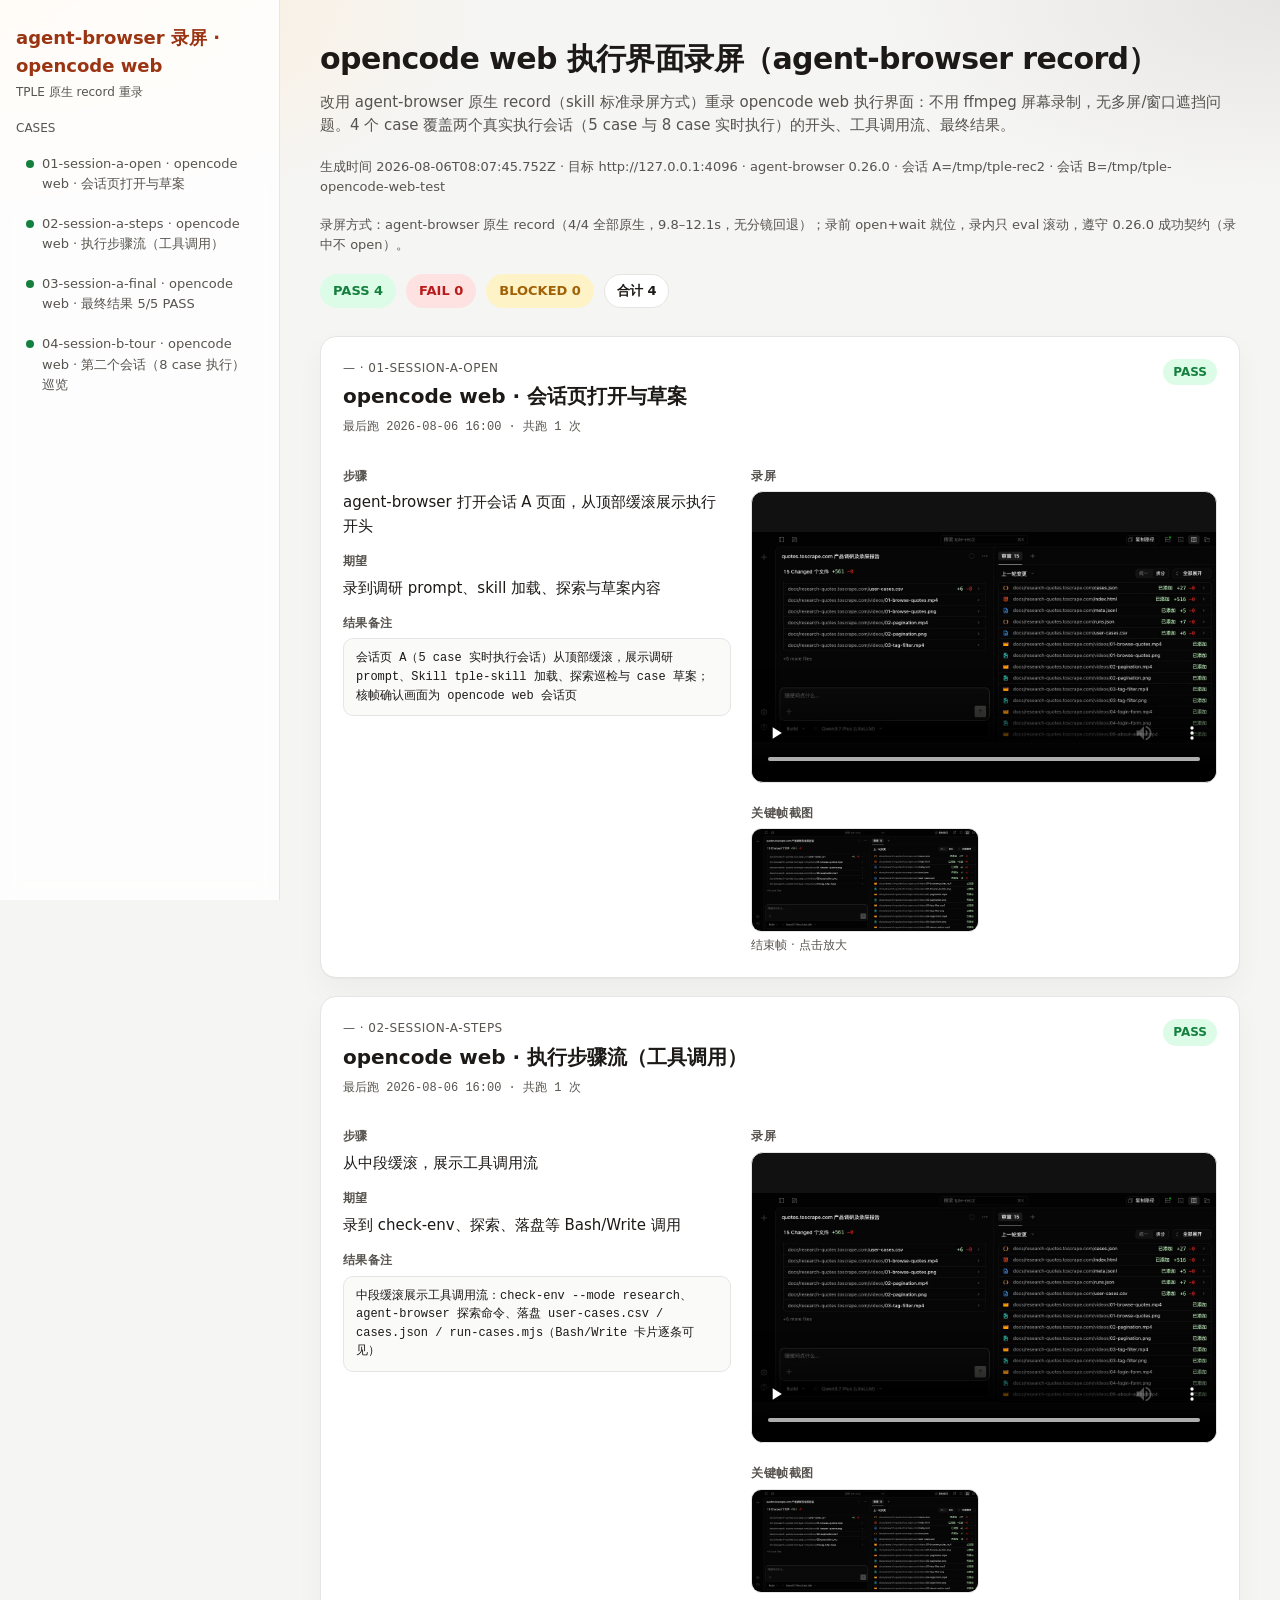
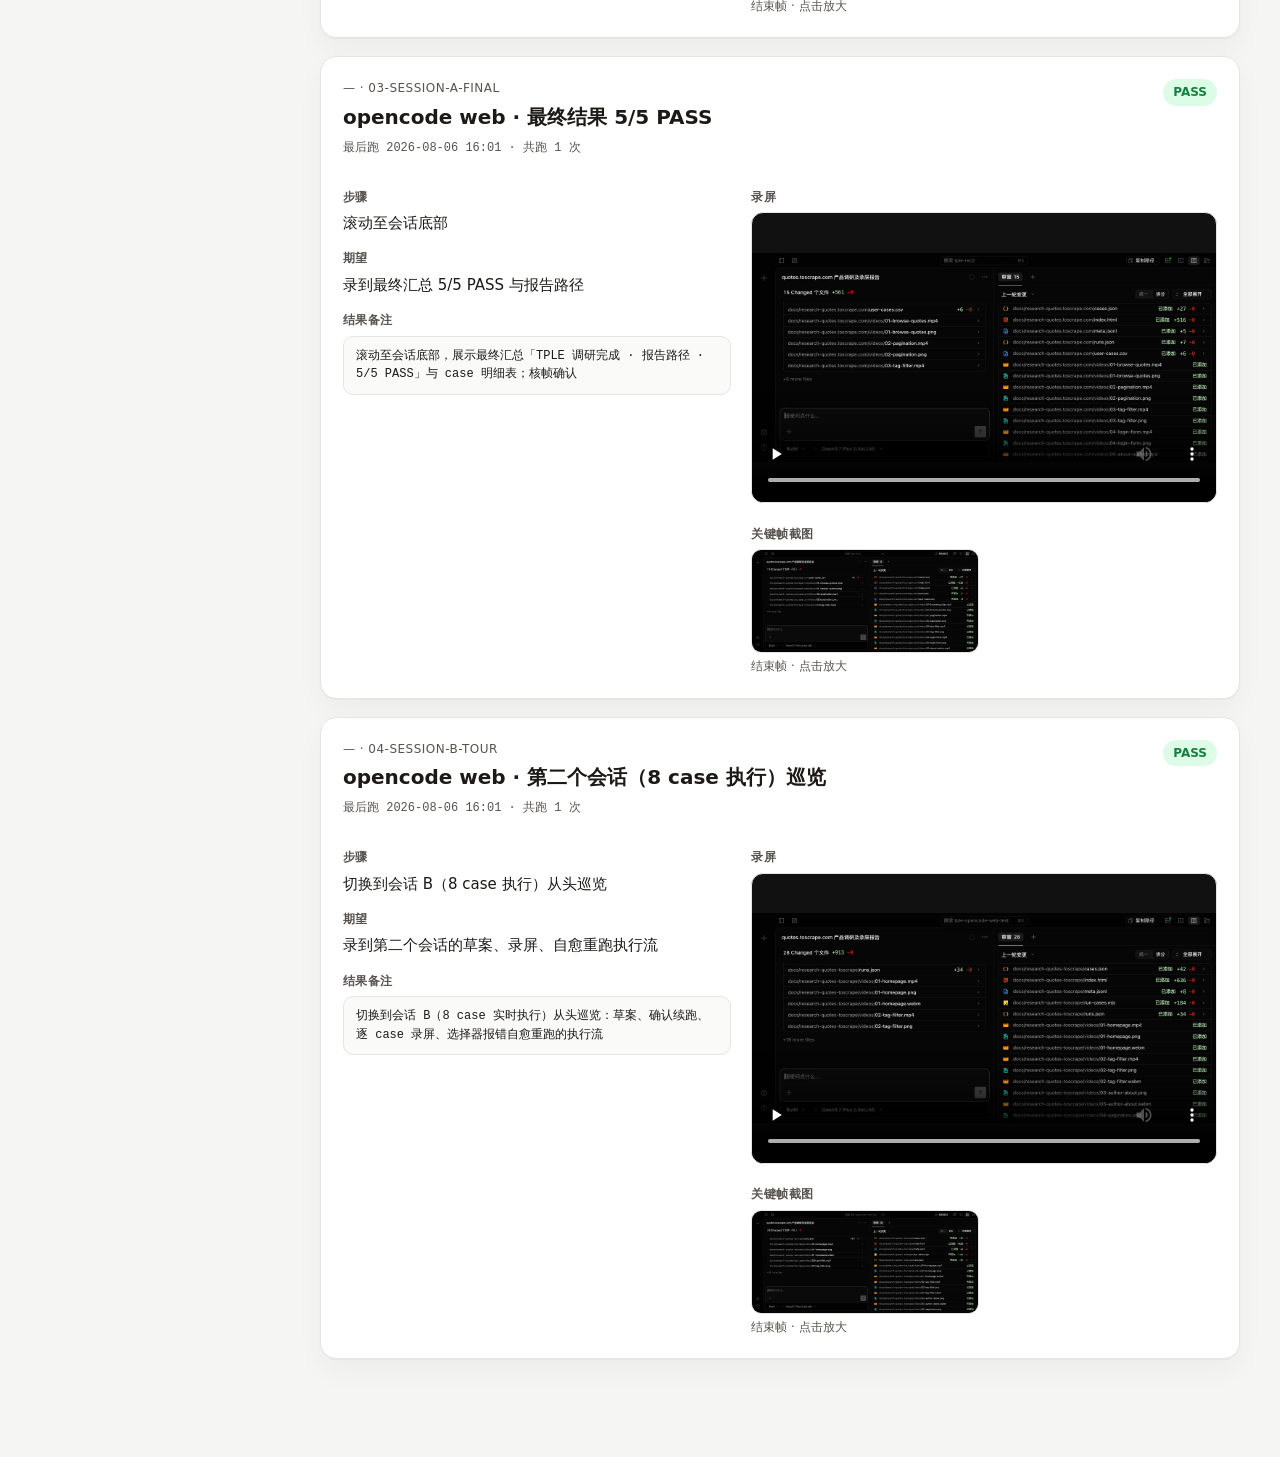
<file: docs/ab-rec-opencode-web/index.html>
<!DOCTYPE html>
<html lang="zh-CN">
<head>
  <meta charset="utf-8" />
  <meta name="viewport" content="width=device-width, initial-scale=1" />
  <title>opencode web 执行界面 · agent-browser 录屏</title>
  <style>
:root {
  --ink: #1c1917;
  --muted: #57534e;
  --line: #e7e5e4;
  --bg: #f5f5f4;
  --panel: #ffffff;
  --ok: #15803d;
  --ok-bg: #dcfce7;
  --fail: #b91c1c;
  --fail-bg: #fee2e2;
  --blocked: #a16207;
  --blocked-bg: #fef3c7;
  --observe: #0e7490;
  --observe-bg: #cffafe;
  --accent: #9a3412;
  --font: "IBM Plex Sans", "Noto Sans SC", "PingFang SC", system-ui, sans-serif;
  --mono: "IBM Plex Mono", ui-monospace, monospace;
}
* { box-sizing: border-box; }
body {
  margin: 0;
  color: var(--ink);
  font: 15px/1.55 var(--font);
  background:
    radial-gradient(900px 420px at 0% 0%, #ffedd5 0%, transparent 55%),
    radial-gradient(800px 380px at 100% 0%, #e7e5e4 0%, transparent 50%),
    var(--bg);
}
.shell { display: grid; grid-template-columns: 280px minmax(0, 1fr); min-height: 100vh; }
nav {
  position: sticky; top: 0; height: 100vh; overflow: auto;
  padding: 24px 16px 40px; border-right: 1px solid var(--line);
  background: rgba(255,255,255,.82); backdrop-filter: blur(10px);
}
.brand strong { display: block; color: var(--accent); font-size: 18px; }
.brand span { color: var(--muted); font-size: 12px; }
.nav-label {
  margin: 16px 0 8px; font-size: 12px; color: var(--muted);
}
.nav-item {
  display: flex; gap: 8px; align-items: flex-start;
  padding: 8px 10px; margin: 4px 0; border-radius: 10px;
  color: var(--muted); text-decoration: none; font-size: 13px;
}
.nav-item:hover { background: #f5f5f4; color: var(--ink); }
.nav-item .dot {
  width: 8px; height: 8px; border-radius: 999px; margin-top: 6px;
  background: #a8a29e; flex: none;
}
.nav-item.pass .dot { background: var(--ok); }
.nav-item.fail .dot { background: var(--fail); }
.nav-item.blocked .dot { background: var(--blocked); }
.nav-item.observe .dot { background: var(--observe); }
main { padding: 36px 40px 80px; max-width: 1100px; }
h1 { margin: 0 0 8px; font-size: 30px; letter-spacing: -.02em; }
.lede { color: var(--muted); margin: 0 0 20px; }
.summary {
  display: flex; flex-wrap: wrap; gap: 10px; margin-bottom: 28px;
}
.chip {
  padding: 6px 12px; border-radius: 999px; font-size: 13px; font-weight: 600;
  background: #fff; border: 1px solid var(--line);
}
.chip.pass { background: var(--ok-bg); color: var(--ok); border-color: transparent; }
.chip.fail { background: var(--fail-bg); color: var(--fail); border-color: transparent; }
.chip.blocked { background: var(--blocked-bg); color: var(--blocked); border-color: transparent; }
.chip.observe { background: var(--observe-bg); color: var(--observe); border-color: transparent; }
.case {
  background: var(--panel); border: 1px solid var(--line); border-radius: 16px;
  padding: 22px; margin: 0 0 18px;
  box-shadow: 0 1px 0 rgba(28,25,23,.03), 0 12px 28px rgba(28,25,23,.04);
}
.case-head { display: flex; justify-content: space-between; gap: 12px; align-items: flex-start; }
.eyebrow {
  margin: 0; color: var(--muted); font-size: 12px;
  letter-spacing: .04em; text-transform: uppercase;
}
h2 { margin: 4px 0 0; font-size: 20px; }
.run-meta {
  margin: 6px 0 0;
  color: var(--muted);
  font-size: 12px;
  font-family: var(--mono);
}
.badge {
  padding: 4px 10px; border-radius: 999px; font-size: 12px; font-weight: 700;
}
.badge.pass { background: var(--ok-bg); color: var(--ok); }
.badge.fail { background: var(--fail-bg); color: var(--fail); }
.badge.blocked { background: var(--blocked-bg); color: var(--blocked); }
.badge.observe { background: var(--observe-bg); color: var(--observe); }
.grid { display: grid; grid-template-columns: 1fr 1.2fr; gap: 20px; margin-top: 16px; }
h3 {
  margin: 14px 0 6px; font-size: 12px; color: var(--muted);
  text-transform: uppercase; letter-spacing: .04em;
}
p { margin: 0; }
.notes {
  font-family: var(--mono); font-size: 12px; background: #fafaf9;
  border-radius: 10px; padding: 10px 12px; border: 1px solid var(--line);
}
video {
  width: 100%; border-radius: 12px; background: #111; border: 1px solid var(--line);
  aspect-ratio: 16 / 10; object-fit: contain;
}
.shots { display: grid; grid-template-columns: 1fr 1fr; gap: 10px; }
figure { margin: 0; }
img { width: 100%; border-radius: 10px; border: 1px solid var(--line); background: #fff; }
figcaption { font-size: 12px; color: var(--muted); margin-top: 4px; }
.shot-zoom {
  display: block;
  width: 100%;
  padding: 0;
  margin: 0;
  border: 0;
  background: transparent;
  cursor: zoom-in;
  border-radius: 10px;
}
.shot-zoom:focus-visible {
  outline: 2px solid var(--accent);
  outline-offset: 2px;
}
.shot-zoom img { display: block; pointer-events: none; }
body.lightbox-open { overflow: hidden; }
.lightbox[hidden] { display: none !important; }
.lightbox {
  position: fixed;
  inset: 0;
  z-index: 80;
  display: grid;
  place-items: center;
  padding: 24px;
}
.lightbox-backdrop {
  position: absolute;
  inset: 0;
  border: 0;
  padding: 0;
  margin: 0;
  background: rgba(28, 25, 23, .72);
  cursor: zoom-out;
}
.lightbox-panel {
  position: relative;
  z-index: 1;
  margin: 0;
  max-width: min(1100px, 96vw);
  max-height: 92vh;
  padding: 12px 12px 10px;
  border-radius: 16px;
  background: var(--panel);
  border: 1px solid var(--line);
  box-shadow: 0 24px 60px rgba(28, 25, 23, .28);
}
.lightbox-panel img {
  display: block;
  width: auto;
  max-width: min(1060px, 92vw);
  max-height: calc(92vh - 64px);
  object-fit: contain;
  border-radius: 10px;
  background: #fff;
}
.lightbox-panel figcaption {
  margin-top: 8px;
  font-family: var(--mono);
  font-size: 12px;
}
.lightbox-close {
  position: absolute;
  top: 8px;
  right: 10px;
  width: 32px;
  height: 32px;
  border: 0;
  border-radius: 999px;
  background: #f5f5f4;
  color: var(--ink);
  font-size: 22px;
  line-height: 1;
  cursor: pointer;
}
.lightbox-close:hover { background: #e7e5e4; }
.fix-log {
  margin-top: 14px; padding: 12px 14px;
  background: #fff7ed; border: 1px solid #fed7aa; border-radius: 10px;
}
.fix-log > h3 { margin: 0 0 10px; color: var(--accent); }
.fix-pair {
  display: grid;
  grid-template-columns: 1fr 1fr;
  gap: 10px;
}
.fix-item {
  background: #fff;
  border: 1px solid var(--line);
  border-radius: 10px;
  padding: 10px 12px;
}
.fix-item.bug { border-color: #fecaca; }
.fix-item.fix { border-color: #bbf7d0; }
.fix-label {
  display: inline-block;
  margin-bottom: 6px;
  font-size: 11px;
  font-weight: 700;
  letter-spacing: .04em;
  text-transform: uppercase;
  color: var(--muted);
}
.fix-item.bug .fix-label { color: var(--fail); }
.fix-item.fix .fix-label { color: var(--ok); }
.fix-item p { margin: 0; font-size: 13px; line-height: 1.5; }
.fix-rounds-title { margin: 12px 0 6px; }
.fix-rounds { margin: 0; padding-left: 1.2rem; font-size: 13px; }
.fix-rounds li { margin: 8px 0; }
.fix-kv { display: grid; grid-template-columns: 2.5rem 1fr; gap: 6px; margin-top: 4px; }
.fix-k { color: var(--muted); font-size: 12px; font-weight: 600; }
.fix-files { margin-top: 4px; }
.fix-log code { font-family: var(--mono); font-size: 0.85em; color: var(--muted); }
.fix-round { font-weight: 600; color: var(--accent); }
.fix-summary {
  margin: 14px 0 28px; padding: 10px 14px;
  background: var(--ok-bg); color: var(--ok); border-radius: 10px;
  font-size: 13px; font-weight: 600;
}
.fix-summary.partial { background: var(--blocked-bg); color: var(--blocked); }
.meta { color: var(--muted); font-size: 13px; margin-bottom: 18px; }
@media (max-width: 960px) {
  .shell { grid-template-columns: 1fr; }
  nav { position: static; height: auto; }
  .grid, .shots, .fix-pair { grid-template-columns: 1fr; }
  main { padding: 24px 16px 60px; }
}

  </style>
</head>
<body>
  <div class="shell">
    <nav>
      <div class="brand">
        <strong>agent-browser 录屏 · opencode web</strong>
        <span>TPLE 原生 record 重录</span>
      </div>
      <div class="nav-label">CASES</div>
<a href="#01-session-a-open" class="nav-item pass"><span class="dot"></span>01-session-a-open · opencode web · 会话页打开与草案</a>
<a href="#02-session-a-steps" class="nav-item pass"><span class="dot"></span>02-session-a-steps · opencode web · 执行步骤流（工具调用）</a>
<a href="#03-session-a-final" class="nav-item pass"><span class="dot"></span>03-session-a-final · opencode web · 最终结果 5/5 PASS</a>
<a href="#04-session-b-tour" class="nav-item pass"><span class="dot"></span>04-session-b-tour · opencode web · 第二个会话（8 case 执行）巡览</a>
    </nav>
    <main>
      <h1>opencode web 执行界面录屏（agent-browser record）</h1>
      <p class="lede">改用 agent-browser 原生 record（skill 标准录屏方式）重录 opencode web 执行界面：不用 ffmpeg 屏幕录制，无多屏/窗口遮挡问题。4 个 case 覆盖两个真实执行会话（5 case 与 8 case 实时执行）的开头、工具调用流、最终结果。</p>
      <p class="meta">生成时间 2026-08-06T08:07:45.752Z · 目标 http://127.0.0.1:4096 · agent-browser 0.26.0 · 会话 A=/tmp/tple-rec2 · 会话 B=/tmp/tple-opencode-web-test</p>
      <p class="meta">录屏方式：agent-browser 原生 record（4/4 全部原生，9.8–12.1s，无分镜回退）；录前 open+wait 就位，录内只 eval 滚动，遵守 0.26.0 成功契约（录中不 open）。</p>
      <div class="summary">
        <span class="chip pass">PASS 4</span>
        <span class="chip fail">FAIL 0</span>
        <span class="chip blocked">BLOCKED 0</span>

        <span class="chip">合计 4</span>
      </div>

<section class="case" id="01-session-a-open">
  <header class="case-head">
    <div>
      <p class="eyebrow">— · 01-session-a-open</p>
      <h2>opencode web · 会话页打开与草案</h2>
      <p class="run-meta">最后跑 2026-08-06 16:00 · 共跑 1 次</p>
    </div>
    <span class="badge pass">PASS</span>
  </header>
  <div class="grid">
    <div>
      <h3>步骤</h3>
      <p>agent-browser 打开会话 A 页面，从顶部缓滚展示执行开头</p>
      <h3>期望</h3>
      <p>录到调研 prompt、skill 加载、探索与草案内容</p>
      <h3>结果备注</h3>
      <p class="notes">会话页 A（5 case 实时执行会话）从顶部缓滚，展示调研 prompt、Skill tple-skill 加载、探索巡检与 case 草案；核帧确认画面为 opencode web 会话页</p>

    </div>
    <div class="media">
      <h3>录屏</h3>
      <video controls playsinline preload="metadata" poster="videos/01-session-a-open.png">
        <source src="videos/01-session-a-open.mp4" type="video/mp4" />
        <source src="videos/01-session-a-open.webm" type="video/webm" />
      </video>
      <h3>关键帧截图</h3>
      <div class="shots">
        <figure>
          <button type="button" class="shot-zoom" data-full="videos/01-session-a-open.png" data-caption="结束帧 · 01-session-a-open" aria-label="放大结束帧">
            <img src="videos/01-session-a-open.png" alt="01-session-a-open screenshot" />
          </button>
          <figcaption>结束帧 · 点击放大</figcaption>
        </figure>

      </div>
    </div>
  </div>
</section>

<section class="case" id="02-session-a-steps">
  <header class="case-head">
    <div>
      <p class="eyebrow">— · 02-session-a-steps</p>
      <h2>opencode web · 执行步骤流（工具调用）</h2>
      <p class="run-meta">最后跑 2026-08-06 16:00 · 共跑 1 次</p>
    </div>
    <span class="badge pass">PASS</span>
  </header>
  <div class="grid">
    <div>
      <h3>步骤</h3>
      <p>从中段缓滚，展示工具调用流</p>
      <h3>期望</h3>
      <p>录到 check-env、探索、落盘等 Bash/Write 调用</p>
      <h3>结果备注</h3>
      <p class="notes">中段缓滚展示工具调用流：check-env --mode research、agent-browser 探索命令、落盘 user-cases.csv / cases.json / run-cases.mjs（Bash/Write 卡片逐条可见）</p>

    </div>
    <div class="media">
      <h3>录屏</h3>
      <video controls playsinline preload="metadata" poster="videos/02-session-a-steps.png">
        <source src="videos/02-session-a-steps.mp4" type="video/mp4" />
        <source src="videos/02-session-a-steps.webm" type="video/webm" />
      </video>
      <h3>关键帧截图</h3>
      <div class="shots">
        <figure>
          <button type="button" class="shot-zoom" data-full="videos/02-session-a-steps.png" data-caption="结束帧 · 02-session-a-steps" aria-label="放大结束帧">
            <img src="videos/02-session-a-steps.png" alt="02-session-a-steps screenshot" />
          </button>
          <figcaption>结束帧 · 点击放大</figcaption>
        </figure>

      </div>
    </div>
  </div>
</section>

<section class="case" id="03-session-a-final">
  <header class="case-head">
    <div>
      <p class="eyebrow">— · 03-session-a-final</p>
      <h2>opencode web · 最终结果 5/5 PASS</h2>
      <p class="run-meta">最后跑 2026-08-06 16:01 · 共跑 1 次</p>
    </div>
    <span class="badge pass">PASS</span>
  </header>
  <div class="grid">
    <div>
      <h3>步骤</h3>
      <p>滚动至会话底部</p>
      <h3>期望</h3>
      <p>录到最终汇总 5/5 PASS 与报告路径</p>
      <h3>结果备注</h3>
      <p class="notes">滚动至会话底部，展示最终汇总「TPLE 调研完成 · 报告路径 · 5/5 PASS」与 case 明细表；核帧确认</p>

    </div>
    <div class="media">
      <h3>录屏</h3>
      <video controls playsinline preload="metadata" poster="videos/03-session-a-final.png">
        <source src="videos/03-session-a-final.mp4" type="video/mp4" />
        <source src="videos/03-session-a-final.webm" type="video/webm" />
      </video>
      <h3>关键帧截图</h3>
      <div class="shots">
        <figure>
          <button type="button" class="shot-zoom" data-full="videos/03-session-a-final.png" data-caption="结束帧 · 03-session-a-final" aria-label="放大结束帧">
            <img src="videos/03-session-a-final.png" alt="03-session-a-final screenshot" />
          </button>
          <figcaption>结束帧 · 点击放大</figcaption>
        </figure>

      </div>
    </div>
  </div>
</section>

<section class="case" id="04-session-b-tour">
  <header class="case-head">
    <div>
      <p class="eyebrow">— · 04-session-b-tour</p>
      <h2>opencode web · 第二个会话（8 case 执行）巡览</h2>
      <p class="run-meta">最后跑 2026-08-06 16:01 · 共跑 1 次</p>
    </div>
    <span class="badge pass">PASS</span>
  </header>
  <div class="grid">
    <div>
      <h3>步骤</h3>
      <p>切换到会话 B（8 case 执行）从头巡览</p>
      <h3>期望</h3>
      <p>录到第二个会话的草案、录屏、自愈重跑执行流</p>
      <h3>结果备注</h3>
      <p class="notes">切换到会话 B（8 case 实时执行）从头巡览：草案、确认续跑、逐 case 录屏、选择器报错自愈重跑的执行流</p>

    </div>
    <div class="media">
      <h3>录屏</h3>
      <video controls playsinline preload="metadata" poster="videos/04-session-b-tour.png">
        <source src="videos/04-session-b-tour.mp4" type="video/mp4" />
        <source src="videos/04-session-b-tour.webm" type="video/webm" />
      </video>
      <h3>关键帧截图</h3>
      <div class="shots">
        <figure>
          <button type="button" class="shot-zoom" data-full="videos/04-session-b-tour.png" data-caption="结束帧 · 04-session-b-tour" aria-label="放大结束帧">
            <img src="videos/04-session-b-tour.png" alt="04-session-b-tour screenshot" />
          </button>
          <figcaption>结束帧 · 点击放大</figcaption>
        </figure>

      </div>
    </div>
  </div>
</section>

    </main>
  </div>

  <div class="lightbox" id="lightbox" hidden>
    <button type="button" class="lightbox-backdrop" data-lightbox-close aria-label="关闭放大"></button>
    <figure class="lightbox-panel" role="dialog" aria-modal="true" aria-label="关键帧放大">
      <button type="button" class="lightbox-close" data-lightbox-close aria-label="关闭">×</button>
      <img id="lightbox-img" alt="" />
      <figcaption id="lightbox-caption"></figcaption>
    </figure>
  </div>

  <script>
    (() => {
      const box = document.getElementById("lightbox");
      const img = document.getElementById("lightbox-img");
      const cap = document.getElementById("lightbox-caption");
      if (!box || !img) return;

      function openLightbox(src, caption) {
        img.src = src;
        img.alt = caption || "";
        cap.textContent = caption || "";
        box.hidden = false;
        document.body.classList.add("lightbox-open");
      }

      function closeLightbox() {
        box.hidden = true;
        img.removeAttribute("src");
        document.body.classList.remove("lightbox-open");
      }

      document.addEventListener("click", (event) => {
        const zoom = event.target.closest(".shot-zoom");
        if (zoom) {
          openLightbox(zoom.dataset.full || zoom.querySelector("img")?.src, zoom.dataset.caption || "");
          return;
        }
        if (event.target.closest("[data-lightbox-close]")) closeLightbox();
      });

      document.addEventListener("keydown", (event) => {
        if (event.key === "Escape" && !box.hidden) closeLightbox();
      });
    })();
  </script>
</body>
</html>
</file>
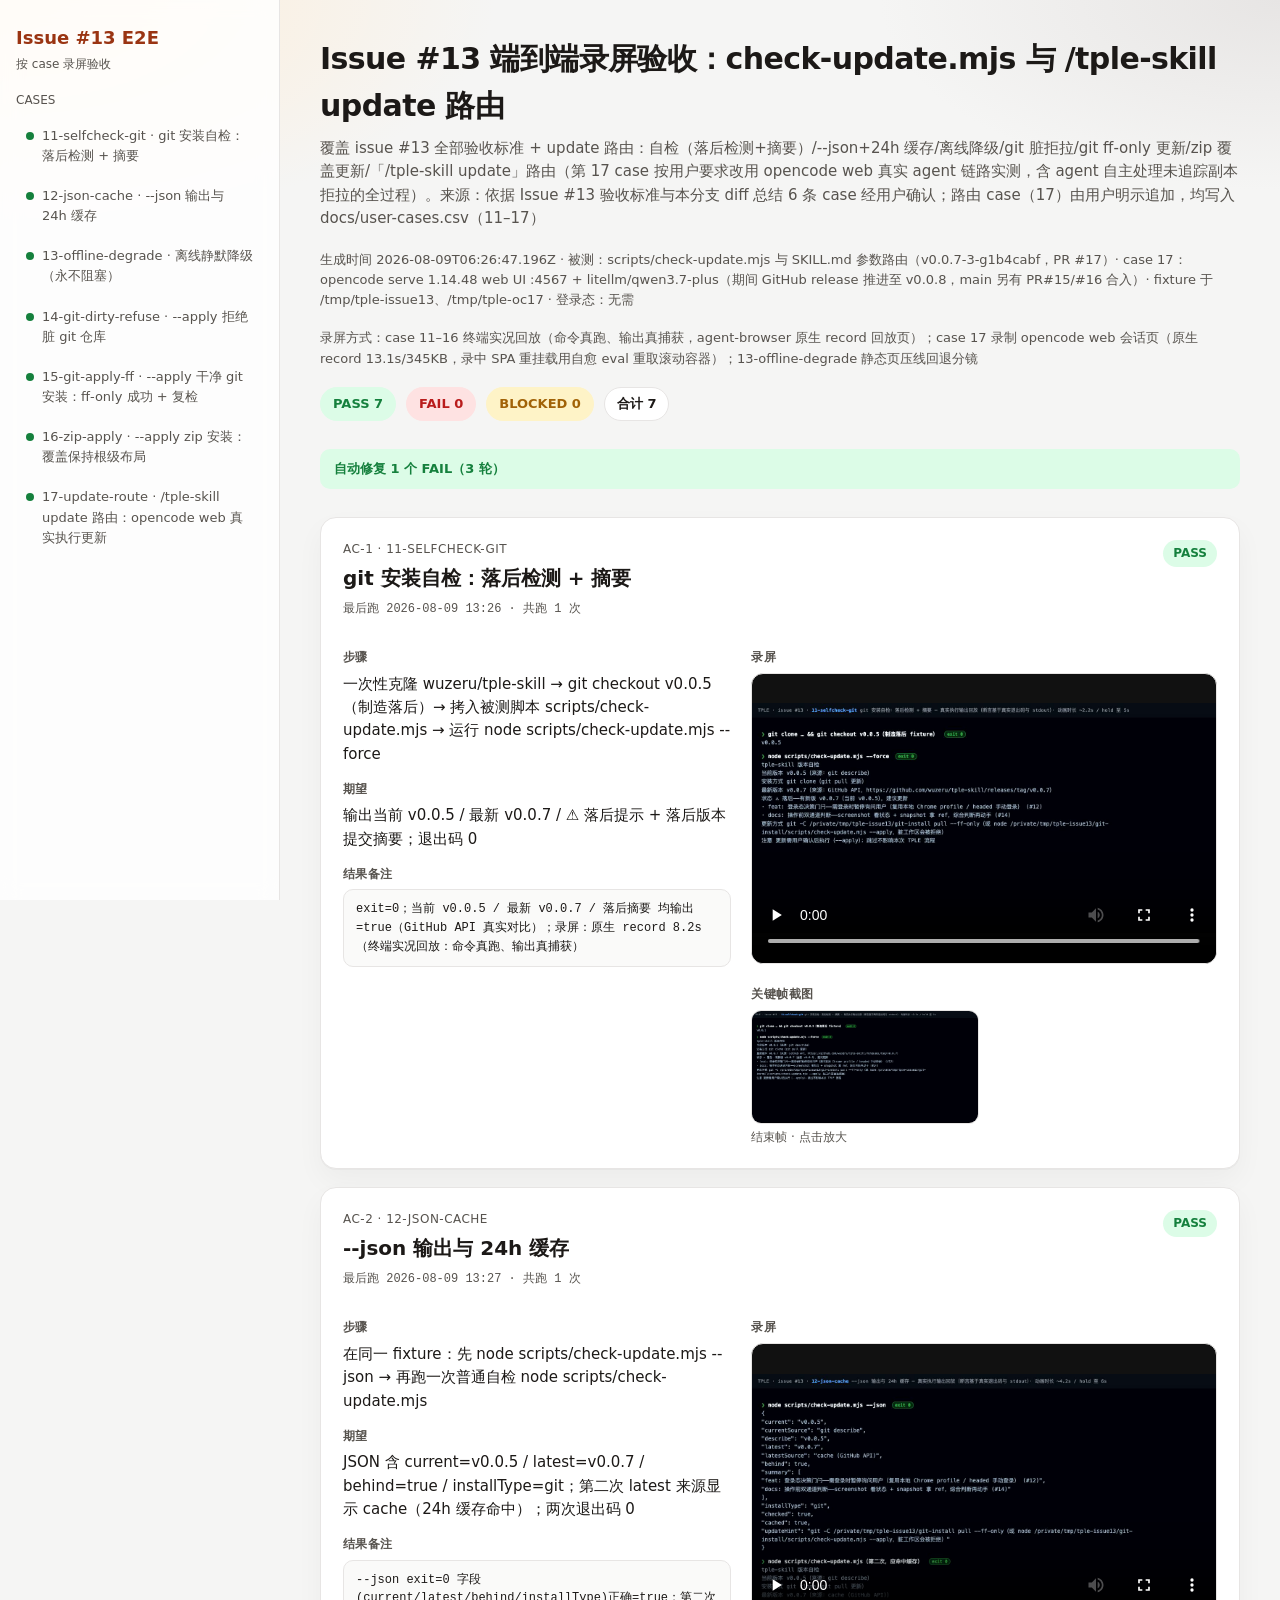
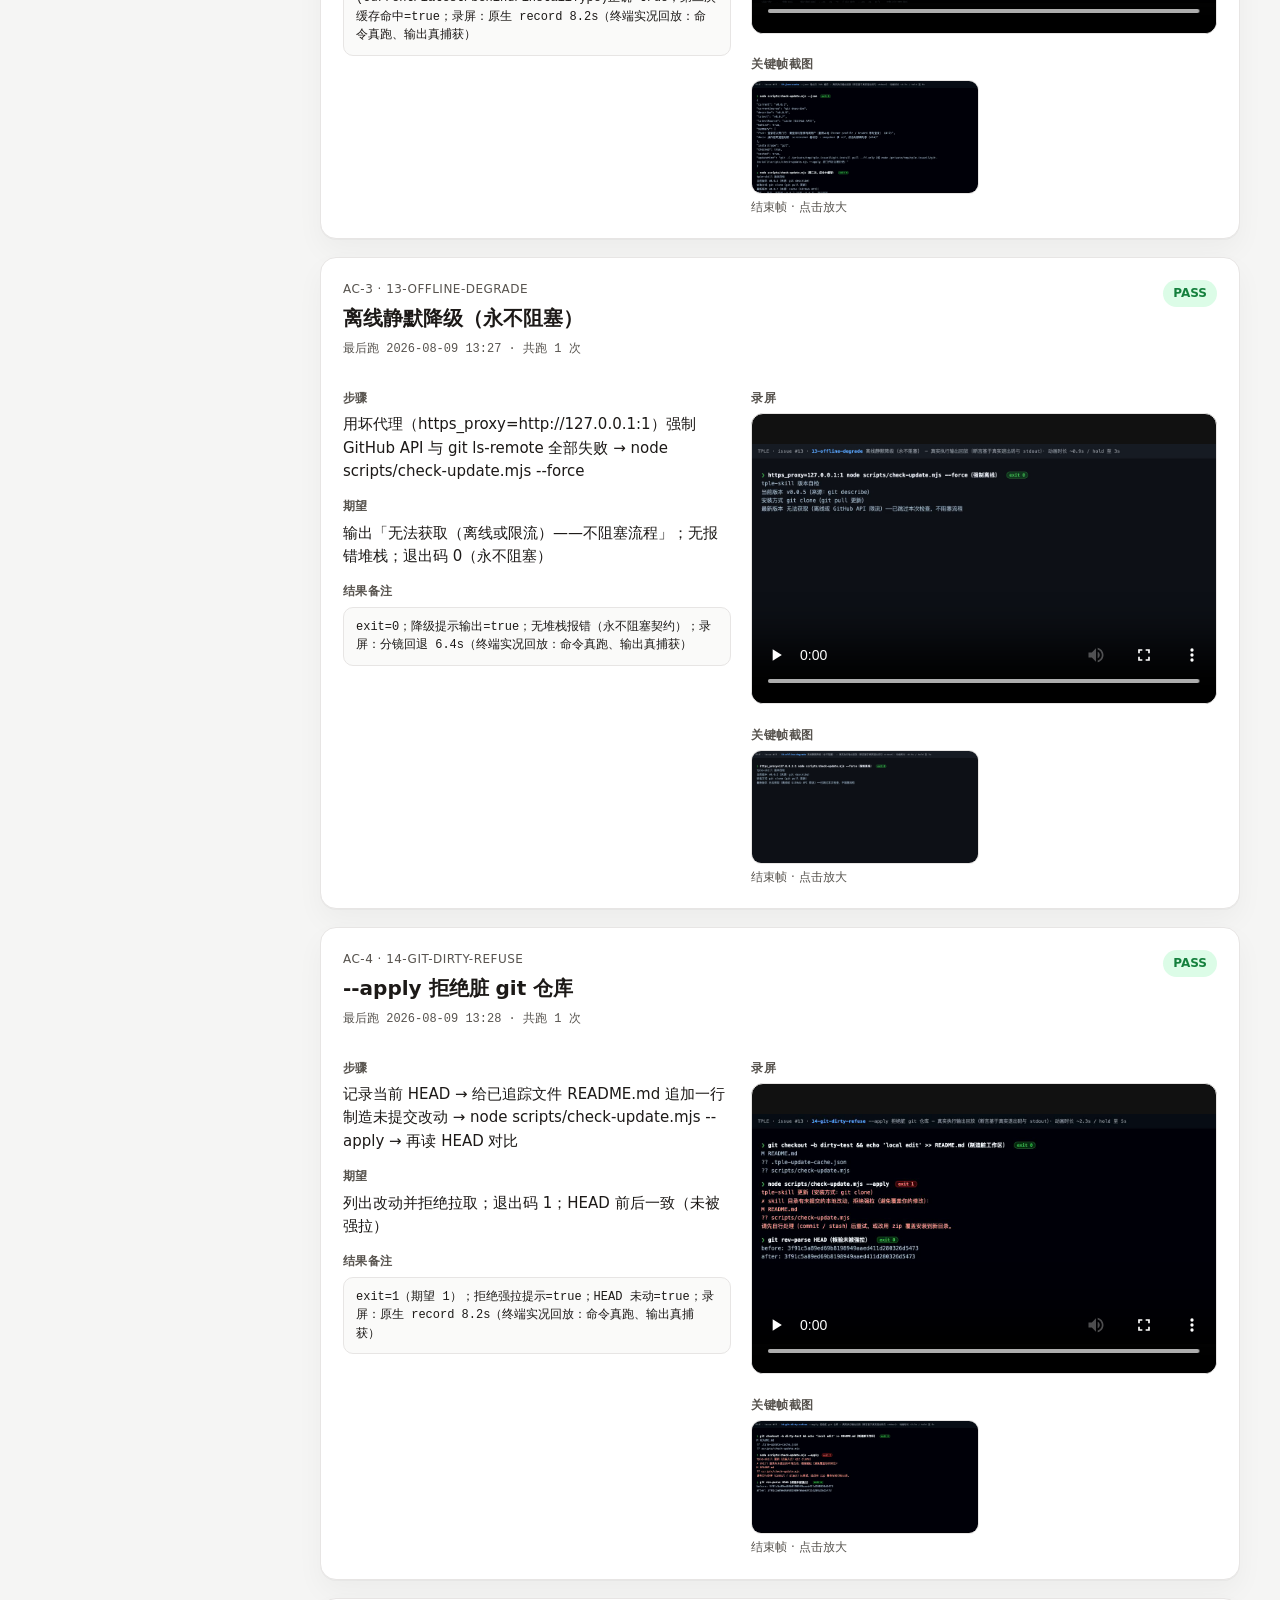
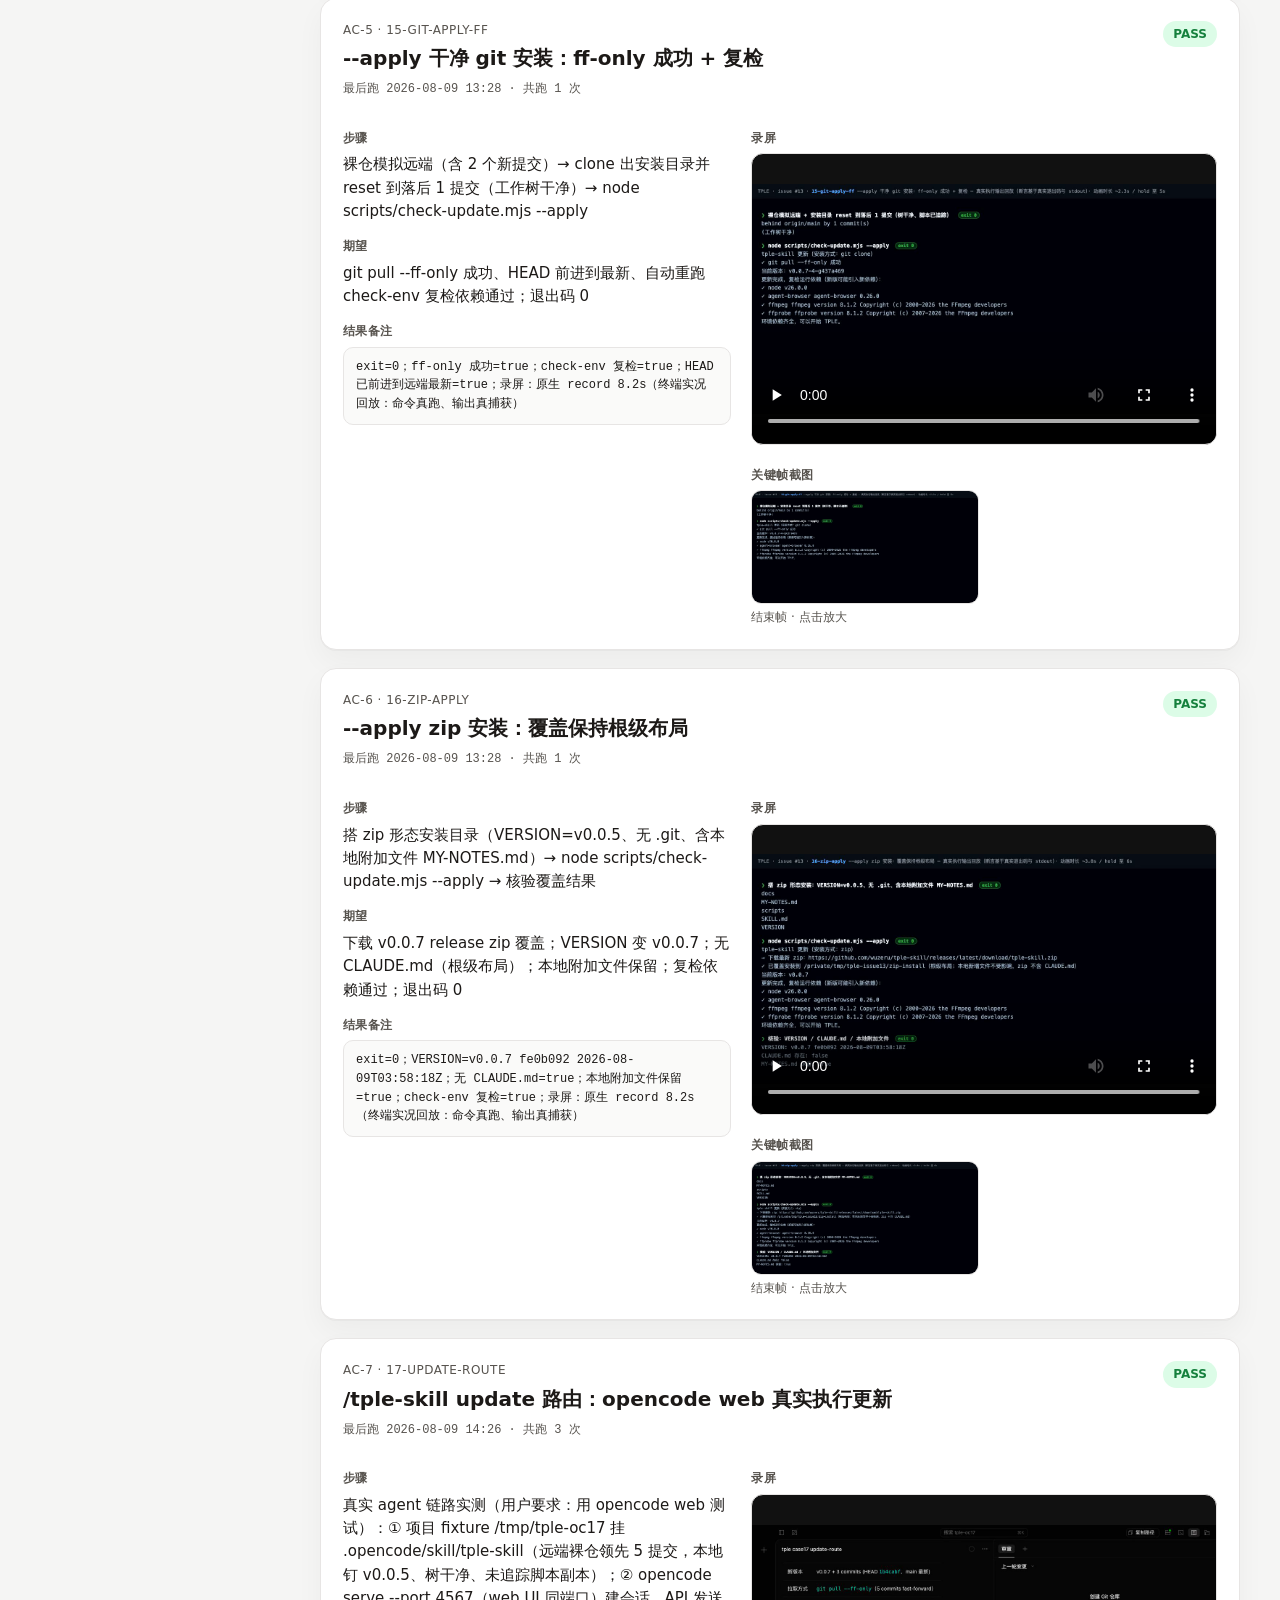
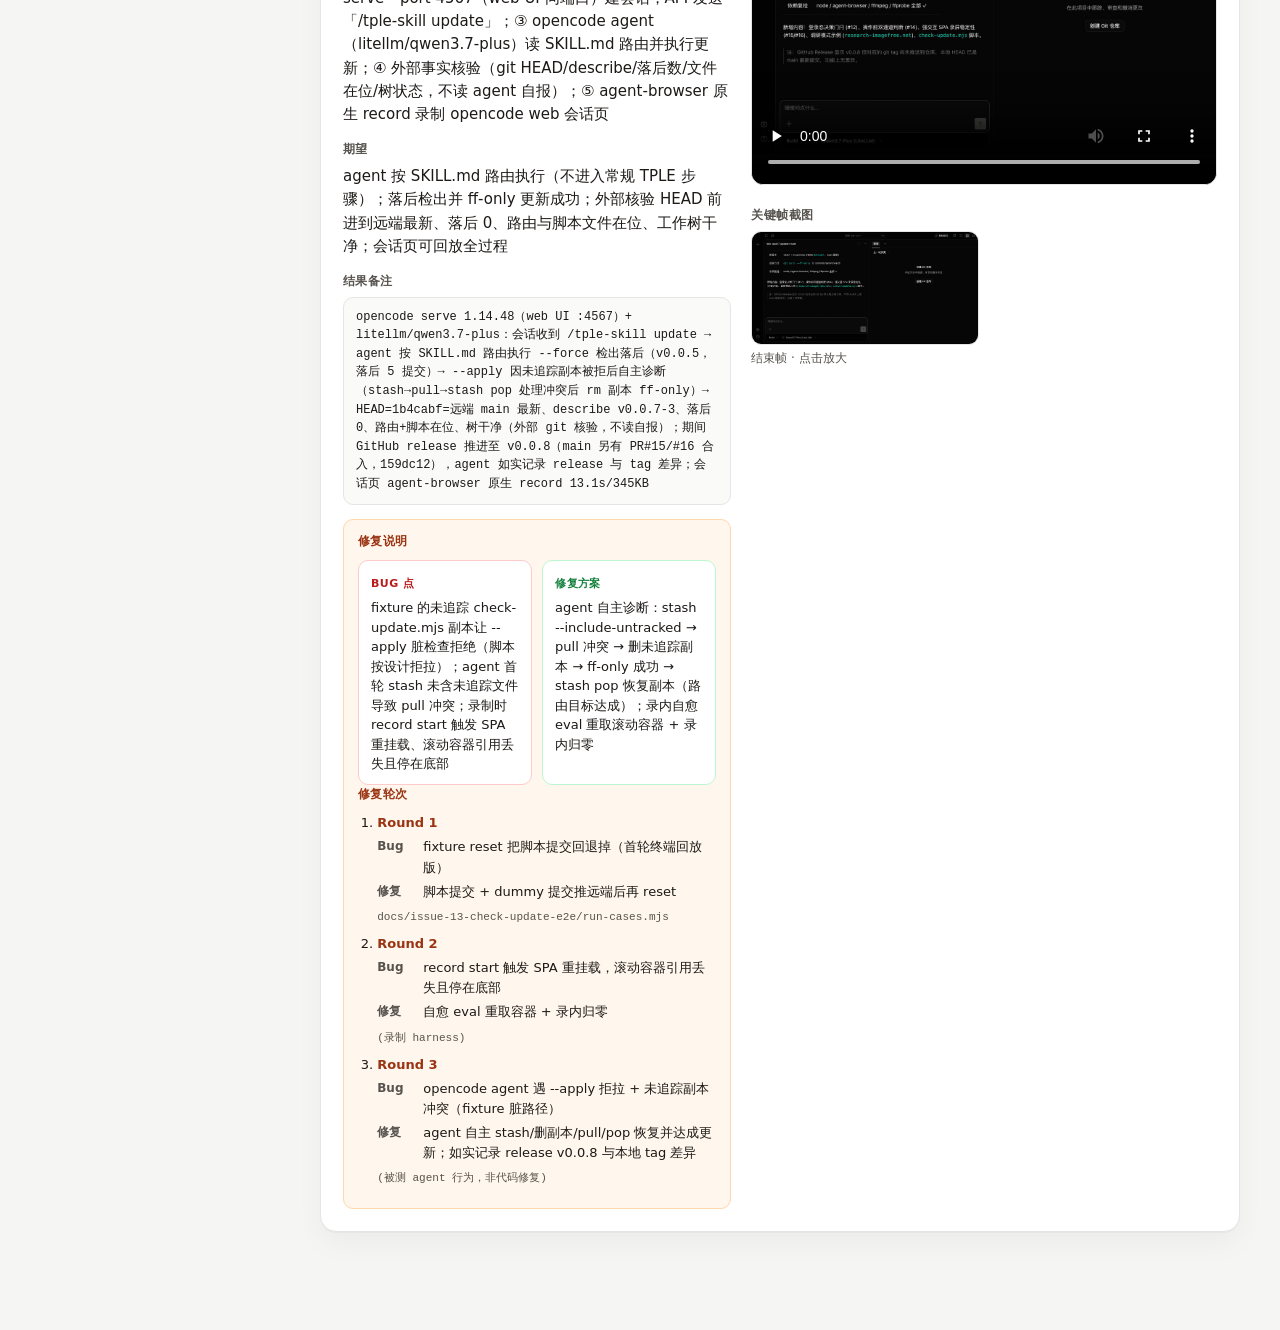
<file: docs/issue-13-check-update-e2e/index.html>
<!DOCTYPE html>
<html lang="zh-CN">
<head>
  <meta charset="utf-8" />
  <meta name="viewport" content="width=device-width, initial-scale=1" />
  <title>Issue #13 版本自检与自更新 端到端录屏验收</title>
  <style>
:root {
  --ink: #1c1917;
  --muted: #57534e;
  --line: #e7e5e4;
  --bg: #f5f5f4;
  --panel: #ffffff;
  --ok: #15803d;
  --ok-bg: #dcfce7;
  --fail: #b91c1c;
  --fail-bg: #fee2e2;
  --blocked: #a16207;
  --blocked-bg: #fef3c7;
  --observe: #0e7490;
  --observe-bg: #cffafe;
  --accent: #9a3412;
  --font: "IBM Plex Sans", "Noto Sans SC", "PingFang SC", system-ui, sans-serif;
  --mono: "IBM Plex Mono", ui-monospace, monospace;
}
* { box-sizing: border-box; }
body {
  margin: 0;
  color: var(--ink);
  font: 15px/1.55 var(--font);
  background:
    radial-gradient(900px 420px at 0% 0%, #ffedd5 0%, transparent 55%),
    radial-gradient(800px 380px at 100% 0%, #e7e5e4 0%, transparent 50%),
    var(--bg);
}
.shell { display: grid; grid-template-columns: 280px minmax(0, 1fr); min-height: 100vh; }
nav {
  position: sticky; top: 0; height: 100vh; overflow: auto;
  padding: 24px 16px 40px; border-right: 1px solid var(--line);
  background: rgba(255,255,255,.82); backdrop-filter: blur(10px);
}
.brand strong { display: block; color: var(--accent); font-size: 18px; }
.brand span { color: var(--muted); font-size: 12px; }
.nav-label {
  margin: 16px 0 8px; font-size: 12px; color: var(--muted);
}
.nav-item {
  display: flex; gap: 8px; align-items: flex-start;
  padding: 8px 10px; margin: 4px 0; border-radius: 10px;
  color: var(--muted); text-decoration: none; font-size: 13px;
}
.nav-item:hover { background: #f5f5f4; color: var(--ink); }
.nav-item .dot {
  width: 8px; height: 8px; border-radius: 999px; margin-top: 6px;
  background: #a8a29e; flex: none;
}
.nav-item.pass .dot { background: var(--ok); }
.nav-item.fail .dot { background: var(--fail); }
.nav-item.blocked .dot { background: var(--blocked); }
.nav-item.observe .dot { background: var(--observe); }
main { padding: 36px 40px 80px; max-width: 1100px; }
h1 { margin: 0 0 8px; font-size: 30px; letter-spacing: -.02em; }
.lede { color: var(--muted); margin: 0 0 20px; }
.summary {
  display: flex; flex-wrap: wrap; gap: 10px; margin-bottom: 28px;
}
.chip {
  padding: 6px 12px; border-radius: 999px; font-size: 13px; font-weight: 600;
  background: #fff; border: 1px solid var(--line);
}
.chip.pass { background: var(--ok-bg); color: var(--ok); border-color: transparent; }
.chip.fail { background: var(--fail-bg); color: var(--fail); border-color: transparent; }
.chip.blocked { background: var(--blocked-bg); color: var(--blocked); border-color: transparent; }
.chip.observe { background: var(--observe-bg); color: var(--observe); border-color: transparent; }
.case {
  background: var(--panel); border: 1px solid var(--line); border-radius: 16px;
  padding: 22px; margin: 0 0 18px;
  box-shadow: 0 1px 0 rgba(28,25,23,.03), 0 12px 28px rgba(28,25,23,.04);
}
.case-head { display: flex; justify-content: space-between; gap: 12px; align-items: flex-start; }
.eyebrow {
  margin: 0; color: var(--muted); font-size: 12px;
  letter-spacing: .04em; text-transform: uppercase;
}
h2 { margin: 4px 0 0; font-size: 20px; }
.run-meta {
  margin: 6px 0 0;
  color: var(--muted);
  font-size: 12px;
  font-family: var(--mono);
}
.badge {
  padding: 4px 10px; border-radius: 999px; font-size: 12px; font-weight: 700;
}
.badge.pass { background: var(--ok-bg); color: var(--ok); }
.badge.fail { background: var(--fail-bg); color: var(--fail); }
.badge.blocked { background: var(--blocked-bg); color: var(--blocked); }
.badge.observe { background: var(--observe-bg); color: var(--observe); }
.grid { display: grid; grid-template-columns: 1fr 1.2fr; gap: 20px; margin-top: 16px; }
h3 {
  margin: 14px 0 6px; font-size: 12px; color: var(--muted);
  text-transform: uppercase; letter-spacing: .04em;
}
p { margin: 0; }
.notes {
  font-family: var(--mono); font-size: 12px; background: #fafaf9;
  border-radius: 10px; padding: 10px 12px; border: 1px solid var(--line);
}
video {
  width: 100%; border-radius: 12px; background: #111; border: 1px solid var(--line);
  aspect-ratio: 16 / 10; object-fit: contain;
}
.shots { display: grid; grid-template-columns: 1fr 1fr; gap: 10px; }
figure { margin: 0; }
img { width: 100%; border-radius: 10px; border: 1px solid var(--line); background: #fff; }
figcaption { font-size: 12px; color: var(--muted); margin-top: 4px; }
.shot-zoom {
  display: block;
  width: 100%;
  padding: 0;
  margin: 0;
  border: 0;
  background: transparent;
  cursor: zoom-in;
  border-radius: 10px;
}
.shot-zoom:focus-visible {
  outline: 2px solid var(--accent);
  outline-offset: 2px;
}
.shot-zoom img { display: block; pointer-events: none; }
body.lightbox-open { overflow: hidden; }
.lightbox[hidden] { display: none !important; }
.lightbox {
  position: fixed;
  inset: 0;
  z-index: 80;
  display: grid;
  place-items: center;
  padding: 24px;
}
.lightbox-backdrop {
  position: absolute;
  inset: 0;
  border: 0;
  padding: 0;
  margin: 0;
  background: rgba(28, 25, 23, .72);
  cursor: zoom-out;
}
.lightbox-panel {
  position: relative;
  z-index: 1;
  margin: 0;
  max-width: min(1100px, 96vw);
  max-height: 92vh;
  padding: 12px 12px 10px;
  border-radius: 16px;
  background: var(--panel);
  border: 1px solid var(--line);
  box-shadow: 0 24px 60px rgba(28, 25, 23, .28);
}
.lightbox-panel img {
  display: block;
  width: auto;
  max-width: min(1060px, 92vw);
  max-height: calc(92vh - 64px);
  object-fit: contain;
  border-radius: 10px;
  background: #fff;
}
.lightbox-panel figcaption {
  margin-top: 8px;
  font-family: var(--mono);
  font-size: 12px;
}
.lightbox-close {
  position: absolute;
  top: 8px;
  right: 10px;
  width: 32px;
  height: 32px;
  border: 0;
  border-radius: 999px;
  background: #f5f5f4;
  color: var(--ink);
  font-size: 22px;
  line-height: 1;
  cursor: pointer;
}
.lightbox-close:hover { background: #e7e5e4; }
.fix-log {
  margin-top: 14px; padding: 12px 14px;
  background: #fff7ed; border: 1px solid #fed7aa; border-radius: 10px;
}
.fix-log > h3 { margin: 0 0 10px; color: var(--accent); }
.fix-pair {
  display: grid;
  grid-template-columns: 1fr 1fr;
  gap: 10px;
}
.fix-item {
  background: #fff;
  border: 1px solid var(--line);
  border-radius: 10px;
  padding: 10px 12px;
}
.fix-item.bug { border-color: #fecaca; }
.fix-item.fix { border-color: #bbf7d0; }
.fix-label {
  display: inline-block;
  margin-bottom: 6px;
  font-size: 11px;
  font-weight: 700;
  letter-spacing: .04em;
  text-transform: uppercase;
  color: var(--muted);
}
.fix-item.bug .fix-label { color: var(--fail); }
.fix-item.fix .fix-label { color: var(--ok); }
.fix-item p { margin: 0; font-size: 13px; line-height: 1.5; }
.fix-rounds-title { margin: 12px 0 6px; }
.fix-rounds { margin: 0; padding-left: 1.2rem; font-size: 13px; }
.fix-rounds li { margin: 8px 0; }
.fix-kv { display: grid; grid-template-columns: 2.5rem 1fr; gap: 6px; margin-top: 4px; }
.fix-k { color: var(--muted); font-size: 12px; font-weight: 600; }
.fix-files { margin-top: 4px; }
.fix-log code { font-family: var(--mono); font-size: 0.85em; color: var(--muted); }
.fix-round { font-weight: 600; color: var(--accent); }
.fix-summary {
  margin: 14px 0 28px; padding: 10px 14px;
  background: var(--ok-bg); color: var(--ok); border-radius: 10px;
  font-size: 13px; font-weight: 600;
}
.fix-summary.partial { background: var(--blocked-bg); color: var(--blocked); }
.meta { color: var(--muted); font-size: 13px; margin-bottom: 18px; }
@media (max-width: 960px) {
  .shell { grid-template-columns: 1fr; }
  nav { position: static; height: auto; }
  .grid, .shots, .fix-pair { grid-template-columns: 1fr; }
  main { padding: 24px 16px 60px; }
}

  </style>
</head>
<body>
  <div class="shell">
    <nav>
      <div class="brand">
        <strong>Issue #13 E2E</strong>
        <span>按 case 录屏验收</span>
      </div>
      <div class="nav-label">CASES</div>
<a href="#11-selfcheck-git" class="nav-item pass"><span class="dot"></span>11-selfcheck-git · git 安装自检：落后检测 + 摘要</a>
<a href="#12-json-cache" class="nav-item pass"><span class="dot"></span>12-json-cache · --json 输出与 24h 缓存</a>
<a href="#13-offline-degrade" class="nav-item pass"><span class="dot"></span>13-offline-degrade · 离线静默降级（永不阻塞）</a>
<a href="#14-git-dirty-refuse" class="nav-item pass"><span class="dot"></span>14-git-dirty-refuse · --apply 拒绝脏 git 仓库</a>
<a href="#15-git-apply-ff" class="nav-item pass"><span class="dot"></span>15-git-apply-ff · --apply 干净 git 安装：ff-only 成功 + 复检</a>
<a href="#16-zip-apply" class="nav-item pass"><span class="dot"></span>16-zip-apply · --apply zip 安装：覆盖保持根级布局</a>
<a href="#17-update-route" class="nav-item pass"><span class="dot"></span>17-update-route · /tple-skill update 路由：opencode web 真实执行更新</a>
    </nav>
    <main>
      <h1>Issue #13 端到端录屏验收：check-update.mjs 与 /tple-skill update 路由</h1>
      <p class="lede">覆盖 issue #13 全部验收标准 + update 路由：自检（落后检测+摘要）/--json+24h 缓存/离线降级/git 脏拒拉/git ff-only 更新/zip 覆盖更新/「/tple-skill update」路由（第 17 case 按用户要求改用 opencode web 真实 agent 链路实测，含 agent 自主处理未追踪副本拒拉的全过程）。来源：依据 Issue #13 验收标准与本分支 diff 总结 6 条 case 经用户确认；路由 case（17）由用户明示追加，均写入 docs/user-cases.csv（11–17）</p>
      <p class="meta">生成时间 2026-08-09T06:26:47.196Z · 被测：scripts/check-update.mjs 与 SKILL.md 参数路由（v0.0.7-3-g1b4cabf，PR #17）· case 17：opencode serve 1.14.48 web UI :4567 + litellm/qwen3.7-plus（期间 GitHub release 推进至 v0.0.8，main 另有 PR#15/#16 合入）· fixture 于 /tmp/tple-issue13、/tmp/tple-oc17 · 登录态：无需</p>
      <p class="meta">录屏方式：case 11–16 终端实况回放（命令真跑、输出真捕获，agent-browser 原生 record 回放页）；case 17 录制 opencode web 会话页（原生 record 13.1s/345KB，录中 SPA 重挂载用自愈 eval 重取滚动容器）；13-offline-degrade 静态页压线回退分镜</p>
      <div class="summary">
        <span class="chip pass">PASS 7</span>
        <span class="chip fail">FAIL 0</span>
        <span class="chip blocked">BLOCKED 0</span>

        <span class="chip">合计 7</span>
      </div>
<div class="fix-summary">自动修复 1 个 FAIL（3 轮）</div>
<section class="case" id="11-selfcheck-git">
  <header class="case-head">
    <div>
      <p class="eyebrow">AC-1 · 11-selfcheck-git</p>
      <h2>git 安装自检：落后检测 + 摘要</h2>
      <p class="run-meta">最后跑 2026-08-09 13:26 · 共跑 1 次</p>
    </div>
    <span class="badge pass">PASS</span>
  </header>
  <div class="grid">
    <div>
      <h3>步骤</h3>
      <p>一次性克隆 wuzeru/tple-skill → git checkout v0.0.5（制造落后）→ 拷入被测脚本 scripts/check-update.mjs → 运行 node scripts/check-update.mjs --force</p>
      <h3>期望</h3>
      <p>输出当前 v0.0.5 / 最新 v0.0.7 / ⚠ 落后提示 + 落后版本提交摘要；退出码 0</p>
      <h3>结果备注</h3>
      <p class="notes">exit=0；当前 v0.0.5 / 最新 v0.0.7 / 落后摘要 均输出=true（GitHub API 真实对比）；录屏：原生 record 8.2s（终端实况回放：命令真跑、输出真捕获）</p>

    </div>
    <div class="media">
      <h3>录屏</h3>
      <video controls playsinline preload="metadata" poster="videos/11-selfcheck-git.png">
        <source src="videos/11-selfcheck-git.mp4" type="video/mp4" />
        <source src="videos/11-selfcheck-git.webm" type="video/webm" />
      </video>
      <h3>关键帧截图</h3>
      <div class="shots">
        <figure>
          <button type="button" class="shot-zoom" data-full="videos/11-selfcheck-git.png" data-caption="结束帧 · 11-selfcheck-git" aria-label="放大结束帧">
            <img src="videos/11-selfcheck-git.png" alt="11-selfcheck-git screenshot" />
          </button>
          <figcaption>结束帧 · 点击放大</figcaption>
        </figure>

      </div>
    </div>
  </div>
</section>

<section class="case" id="12-json-cache">
  <header class="case-head">
    <div>
      <p class="eyebrow">AC-2 · 12-json-cache</p>
      <h2>--json 输出与 24h 缓存</h2>
      <p class="run-meta">最后跑 2026-08-09 13:27 · 共跑 1 次</p>
    </div>
    <span class="badge pass">PASS</span>
  </header>
  <div class="grid">
    <div>
      <h3>步骤</h3>
      <p>在同一 fixture：先 node scripts/check-update.mjs --json → 再跑一次普通自检 node scripts/check-update.mjs</p>
      <h3>期望</h3>
      <p>JSON 含 current=v0.0.5 / latest=v0.0.7 / behind=true / installType=git；第二次 latest 来源显示 cache（24h 缓存命中）；两次退出码 0</p>
      <h3>结果备注</h3>
      <p class="notes">--json exit=0 字段(current/latest/behind/installType)正确=true；第二次缓存命中=true；录屏：原生 record 8.2s（终端实况回放：命令真跑、输出真捕获）</p>

    </div>
    <div class="media">
      <h3>录屏</h3>
      <video controls playsinline preload="metadata" poster="videos/12-json-cache.png">
        <source src="videos/12-json-cache.mp4" type="video/mp4" />
        <source src="videos/12-json-cache.webm" type="video/webm" />
      </video>
      <h3>关键帧截图</h3>
      <div class="shots">
        <figure>
          <button type="button" class="shot-zoom" data-full="videos/12-json-cache.png" data-caption="结束帧 · 12-json-cache" aria-label="放大结束帧">
            <img src="videos/12-json-cache.png" alt="12-json-cache screenshot" />
          </button>
          <figcaption>结束帧 · 点击放大</figcaption>
        </figure>

      </div>
    </div>
  </div>
</section>

<section class="case" id="13-offline-degrade">
  <header class="case-head">
    <div>
      <p class="eyebrow">AC-3 · 13-offline-degrade</p>
      <h2>离线静默降级（永不阻塞）</h2>
      <p class="run-meta">最后跑 2026-08-09 13:27 · 共跑 1 次</p>
    </div>
    <span class="badge pass">PASS</span>
  </header>
  <div class="grid">
    <div>
      <h3>步骤</h3>
      <p>用坏代理（https_proxy=http://127.0.0.1:1）强制 GitHub API 与 git ls-remote 全部失败 → node scripts/check-update.mjs --force</p>
      <h3>期望</h3>
      <p>输出「无法获取（离线或限流）——不阻塞流程」；无报错堆栈；退出码 0（永不阻塞）</p>
      <h3>结果备注</h3>
      <p class="notes">exit=0；降级提示输出=true；无堆栈报错（永不阻塞契约）；录屏：分镜回退 6.4s（终端实况回放：命令真跑、输出真捕获）</p>

    </div>
    <div class="media">
      <h3>录屏</h3>
      <video controls playsinline preload="metadata" poster="videos/13-offline-degrade.png">
        <source src="videos/13-offline-degrade.mp4" type="video/mp4" />
        <source src="videos/13-offline-degrade.webm" type="video/webm" />
      </video>
      <h3>关键帧截图</h3>
      <div class="shots">
        <figure>
          <button type="button" class="shot-zoom" data-full="videos/13-offline-degrade.png" data-caption="结束帧 · 13-offline-degrade" aria-label="放大结束帧">
            <img src="videos/13-offline-degrade.png" alt="13-offline-degrade screenshot" />
          </button>
          <figcaption>结束帧 · 点击放大</figcaption>
        </figure>

      </div>
    </div>
  </div>
</section>

<section class="case" id="14-git-dirty-refuse">
  <header class="case-head">
    <div>
      <p class="eyebrow">AC-4 · 14-git-dirty-refuse</p>
      <h2>--apply 拒绝脏 git 仓库</h2>
      <p class="run-meta">最后跑 2026-08-09 13:28 · 共跑 1 次</p>
    </div>
    <span class="badge pass">PASS</span>
  </header>
  <div class="grid">
    <div>
      <h3>步骤</h3>
      <p>记录当前 HEAD → 给已追踪文件 README.md 追加一行制造未提交改动 → node scripts/check-update.mjs --apply → 再读 HEAD 对比</p>
      <h3>期望</h3>
      <p>列出改动并拒绝拉取；退出码 1；HEAD 前后一致（未被强拉）</p>
      <h3>结果备注</h3>
      <p class="notes">exit=1（期望 1）；拒绝强拉提示=true；HEAD 未动=true；录屏：原生 record 8.2s（终端实况回放：命令真跑、输出真捕获）</p>

    </div>
    <div class="media">
      <h3>录屏</h3>
      <video controls playsinline preload="metadata" poster="videos/14-git-dirty-refuse.png">
        <source src="videos/14-git-dirty-refuse.mp4" type="video/mp4" />
        <source src="videos/14-git-dirty-refuse.webm" type="video/webm" />
      </video>
      <h3>关键帧截图</h3>
      <div class="shots">
        <figure>
          <button type="button" class="shot-zoom" data-full="videos/14-git-dirty-refuse.png" data-caption="结束帧 · 14-git-dirty-refuse" aria-label="放大结束帧">
            <img src="videos/14-git-dirty-refuse.png" alt="14-git-dirty-refuse screenshot" />
          </button>
          <figcaption>结束帧 · 点击放大</figcaption>
        </figure>

      </div>
    </div>
  </div>
</section>

<section class="case" id="15-git-apply-ff">
  <header class="case-head">
    <div>
      <p class="eyebrow">AC-5 · 15-git-apply-ff</p>
      <h2>--apply 干净 git 安装：ff-only 成功 + 复检</h2>
      <p class="run-meta">最后跑 2026-08-09 13:28 · 共跑 1 次</p>
    </div>
    <span class="badge pass">PASS</span>
  </header>
  <div class="grid">
    <div>
      <h3>步骤</h3>
      <p>裸仓模拟远端（含 2 个新提交）→ clone 出安装目录并 reset 到落后 1 提交（工作树干净）→ node scripts/check-update.mjs --apply</p>
      <h3>期望</h3>
      <p>git pull --ff-only 成功、HEAD 前进到最新、自动重跑 check-env 复检依赖通过；退出码 0</p>
      <h3>结果备注</h3>
      <p class="notes">exit=0；ff-only 成功=true；check-env 复检=true；HEAD 已前进到远端最新=true；录屏：原生 record 8.2s（终端实况回放：命令真跑、输出真捕获）</p>

    </div>
    <div class="media">
      <h3>录屏</h3>
      <video controls playsinline preload="metadata" poster="videos/15-git-apply-ff.png">
        <source src="videos/15-git-apply-ff.mp4" type="video/mp4" />
        <source src="videos/15-git-apply-ff.webm" type="video/webm" />
      </video>
      <h3>关键帧截图</h3>
      <div class="shots">
        <figure>
          <button type="button" class="shot-zoom" data-full="videos/15-git-apply-ff.png" data-caption="结束帧 · 15-git-apply-ff" aria-label="放大结束帧">
            <img src="videos/15-git-apply-ff.png" alt="15-git-apply-ff screenshot" />
          </button>
          <figcaption>结束帧 · 点击放大</figcaption>
        </figure>

      </div>
    </div>
  </div>
</section>

<section class="case" id="16-zip-apply">
  <header class="case-head">
    <div>
      <p class="eyebrow">AC-6 · 16-zip-apply</p>
      <h2>--apply zip 安装：覆盖保持根级布局</h2>
      <p class="run-meta">最后跑 2026-08-09 13:28 · 共跑 1 次</p>
    </div>
    <span class="badge pass">PASS</span>
  </header>
  <div class="grid">
    <div>
      <h3>步骤</h3>
      <p>搭 zip 形态安装目录（VERSION=v0.0.5、无 .git、含本地附加文件 MY-NOTES.md）→ node scripts/check-update.mjs --apply → 核验覆盖结果</p>
      <h3>期望</h3>
      <p>下载 v0.0.7 release zip 覆盖；VERSION 变 v0.0.7；无 CLAUDE.md（根级布局）；本地附加文件保留；复检依赖通过；退出码 0</p>
      <h3>结果备注</h3>
      <p class="notes">exit=0；VERSION=v0.0.7 fe0b092 2026-08-09T03:58:18Z；无 CLAUDE.md=true；本地附加文件保留=true；check-env 复检=true；录屏：原生 record 8.2s（终端实况回放：命令真跑、输出真捕获）</p>

    </div>
    <div class="media">
      <h3>录屏</h3>
      <video controls playsinline preload="metadata" poster="videos/16-zip-apply.png">
        <source src="videos/16-zip-apply.mp4" type="video/mp4" />
        <source src="videos/16-zip-apply.webm" type="video/webm" />
      </video>
      <h3>关键帧截图</h3>
      <div class="shots">
        <figure>
          <button type="button" class="shot-zoom" data-full="videos/16-zip-apply.png" data-caption="结束帧 · 16-zip-apply" aria-label="放大结束帧">
            <img src="videos/16-zip-apply.png" alt="16-zip-apply screenshot" />
          </button>
          <figcaption>结束帧 · 点击放大</figcaption>
        </figure>

      </div>
    </div>
  </div>
</section>

<section class="case" id="17-update-route">
  <header class="case-head">
    <div>
      <p class="eyebrow">AC-7 · 17-update-route</p>
      <h2>/tple-skill update 路由：opencode web 真实执行更新</h2>
      <p class="run-meta">最后跑 2026-08-09 14:26 · 共跑 3 次</p>
    </div>
    <span class="badge pass">PASS</span>
  </header>
  <div class="grid">
    <div>
      <h3>步骤</h3>
      <p>真实 agent 链路实测（用户要求：用 opencode web 测试）：① 项目 fixture /tmp/tple-oc17 挂 .opencode/skill/tple-skill（远端裸仓领先 5 提交，本地钉 v0.0.5、树干净、未追踪脚本副本）；② opencode serve --port 4567（web UI 同端口）建会话，API 发送「/tple-skill update」；③ opencode agent（litellm/qwen3.7-plus）读 SKILL.md 路由并执行更新；④ 外部事实核验（git HEAD/describe/落后数/文件在位/树状态，不读 agent 自报）；⑤ agent-browser 原生 record 录制 opencode web 会话页</p>
      <h3>期望</h3>
      <p>agent 按 SKILL.md 路由执行（不进入常规 TPLE 步骤）；落后检出并 ff-only 更新成功；外部核验 HEAD 前进到远端最新、落后 0、路由与脚本文件在位、工作树干净；会话页可回放全过程</p>
      <h3>结果备注</h3>
      <p class="notes">opencode serve 1.14.48（web UI :4567）+ litellm/qwen3.7-plus：会话收到 /tple-skill update → agent 按 SKILL.md 路由执行 --force 检出落后（v0.0.5，落后 5 提交）→ --apply 因未追踪副本被拒后自主诊断（stash→pull→stash pop 处理冲突后 rm 副本 ff-only）→ HEAD=1b4cabf=远端 main 最新、describe v0.0.7-3、落后 0、路由+脚本在位、树干净（外部 git 核验，不读自报）；期间 GitHub release 推进至 v0.0.8（main 另有 PR#15/#16 合入，159dc12），agent 如实记录 release 与 tag 差异；会话页 agent-browser 原生 record 13.1s/345KB</p>
<div class="fix-log">
      <h3>修复说明</h3>
      <div class="fix-pair">
        <div class="fix-item bug">
          <span class="fix-label">Bug 点</span>
          <p>fixture 的未追踪 check-update.mjs 副本让 --apply 脏检查拒绝（脚本按设计拒拉）；agent 首轮 stash 未含未追踪文件导致 pull 冲突；录制时 record start 触发 SPA 重挂载、滚动容器引用丢失且停在底部</p>
        </div>
        <div class="fix-item fix">
          <span class="fix-label">修复方案</span>
          <p>agent 自主诊断：stash --include-untracked → pull 冲突 → 删未追踪副本 → ff-only 成功 → stash pop 恢复副本（路由目标达成）；录内自愈 eval 重取滚动容器 + 录内归零</p>
        </div>
      </div>
      <h3 class="fix-rounds-title">修复轮次</h3><ol class="fix-rounds"><li>
              <span class="fix-round">Round 1</span>
              <div class="fix-kv"><span class="fix-k">Bug</span><span>fixture reset 把脚本提交回退掉（首轮终端回放版）</span></div>
              <div class="fix-kv"><span class="fix-k">修复</span><span>脚本提交 + dummy 提交推远端后再 reset</span></div>
              <div class="fix-files"><code>docs/issue-13-check-update-e2e/run-cases.mjs</code></div>
            </li>
<li>
              <span class="fix-round">Round 2</span>
              <div class="fix-kv"><span class="fix-k">Bug</span><span>record start 触发 SPA 重挂载，滚动容器引用丢失且停在底部</span></div>
              <div class="fix-kv"><span class="fix-k">修复</span><span>自愈 eval 重取容器 + 录内归零</span></div>
              <div class="fix-files"><code>(录制 harness)</code></div>
            </li>
<li>
              <span class="fix-round">Round 3</span>
              <div class="fix-kv"><span class="fix-k">Bug</span><span>opencode agent 遇 --apply 拒拉 + 未追踪副本冲突（fixture 脏路径）</span></div>
              <div class="fix-kv"><span class="fix-k">修复</span><span>agent 自主 stash/删副本/pull/pop 恢复并达成更新；如实记录 release v0.0.8 与本地 tag 差异</span></div>
              <div class="fix-files"><code>(被测 agent 行为，非代码修复)</code></div>
            </li></ol>
    </div>
    </div>
    <div class="media">
      <h3>录屏</h3>
      <video controls playsinline preload="metadata" poster="videos/17-update-route.png">
        <source src="videos/17-update-route.mp4" type="video/mp4" />
        <source src="videos/17-update-route.webm" type="video/webm" />
      </video>
      <h3>关键帧截图</h3>
      <div class="shots">
        <figure>
          <button type="button" class="shot-zoom" data-full="videos/17-update-route.png" data-caption="结束帧 · 17-update-route" aria-label="放大结束帧">
            <img src="videos/17-update-route.png" alt="17-update-route screenshot" />
          </button>
          <figcaption>结束帧 · 点击放大</figcaption>
        </figure>

      </div>
    </div>
  </div>
</section>

    </main>
  </div>

  <div class="lightbox" id="lightbox" hidden>
    <button type="button" class="lightbox-backdrop" data-lightbox-close aria-label="关闭放大"></button>
    <figure class="lightbox-panel" role="dialog" aria-modal="true" aria-label="关键帧放大">
      <button type="button" class="lightbox-close" data-lightbox-close aria-label="关闭">×</button>
      <img id="lightbox-img" alt="" />
      <figcaption id="lightbox-caption"></figcaption>
    </figure>
  </div>

  <script>
    (() => {
      const box = document.getElementById("lightbox");
      const img = document.getElementById("lightbox-img");
      const cap = document.getElementById("lightbox-caption");
      if (!box || !img) return;

      function openLightbox(src, caption) {
        img.src = src;
        img.alt = caption || "";
        cap.textContent = caption || "";
        box.hidden = false;
        document.body.classList.add("lightbox-open");
      }

      function closeLightbox() {
        box.hidden = true;
        img.removeAttribute("src");
        document.body.classList.remove("lightbox-open");
      }

      document.addEventListener("click", (event) => {
        const zoom = event.target.closest(".shot-zoom");
        if (zoom) {
          openLightbox(zoom.dataset.full || zoom.querySelector("img")?.src, zoom.dataset.caption || "");
          return;
        }
        if (event.target.closest("[data-lightbox-close]")) closeLightbox();
      });

      document.addEventListener("keydown", (event) => {
        if (event.key === "Escape" && !box.hidden) closeLightbox();
      });
    })();
  </script>
</body>
</html>
</file>
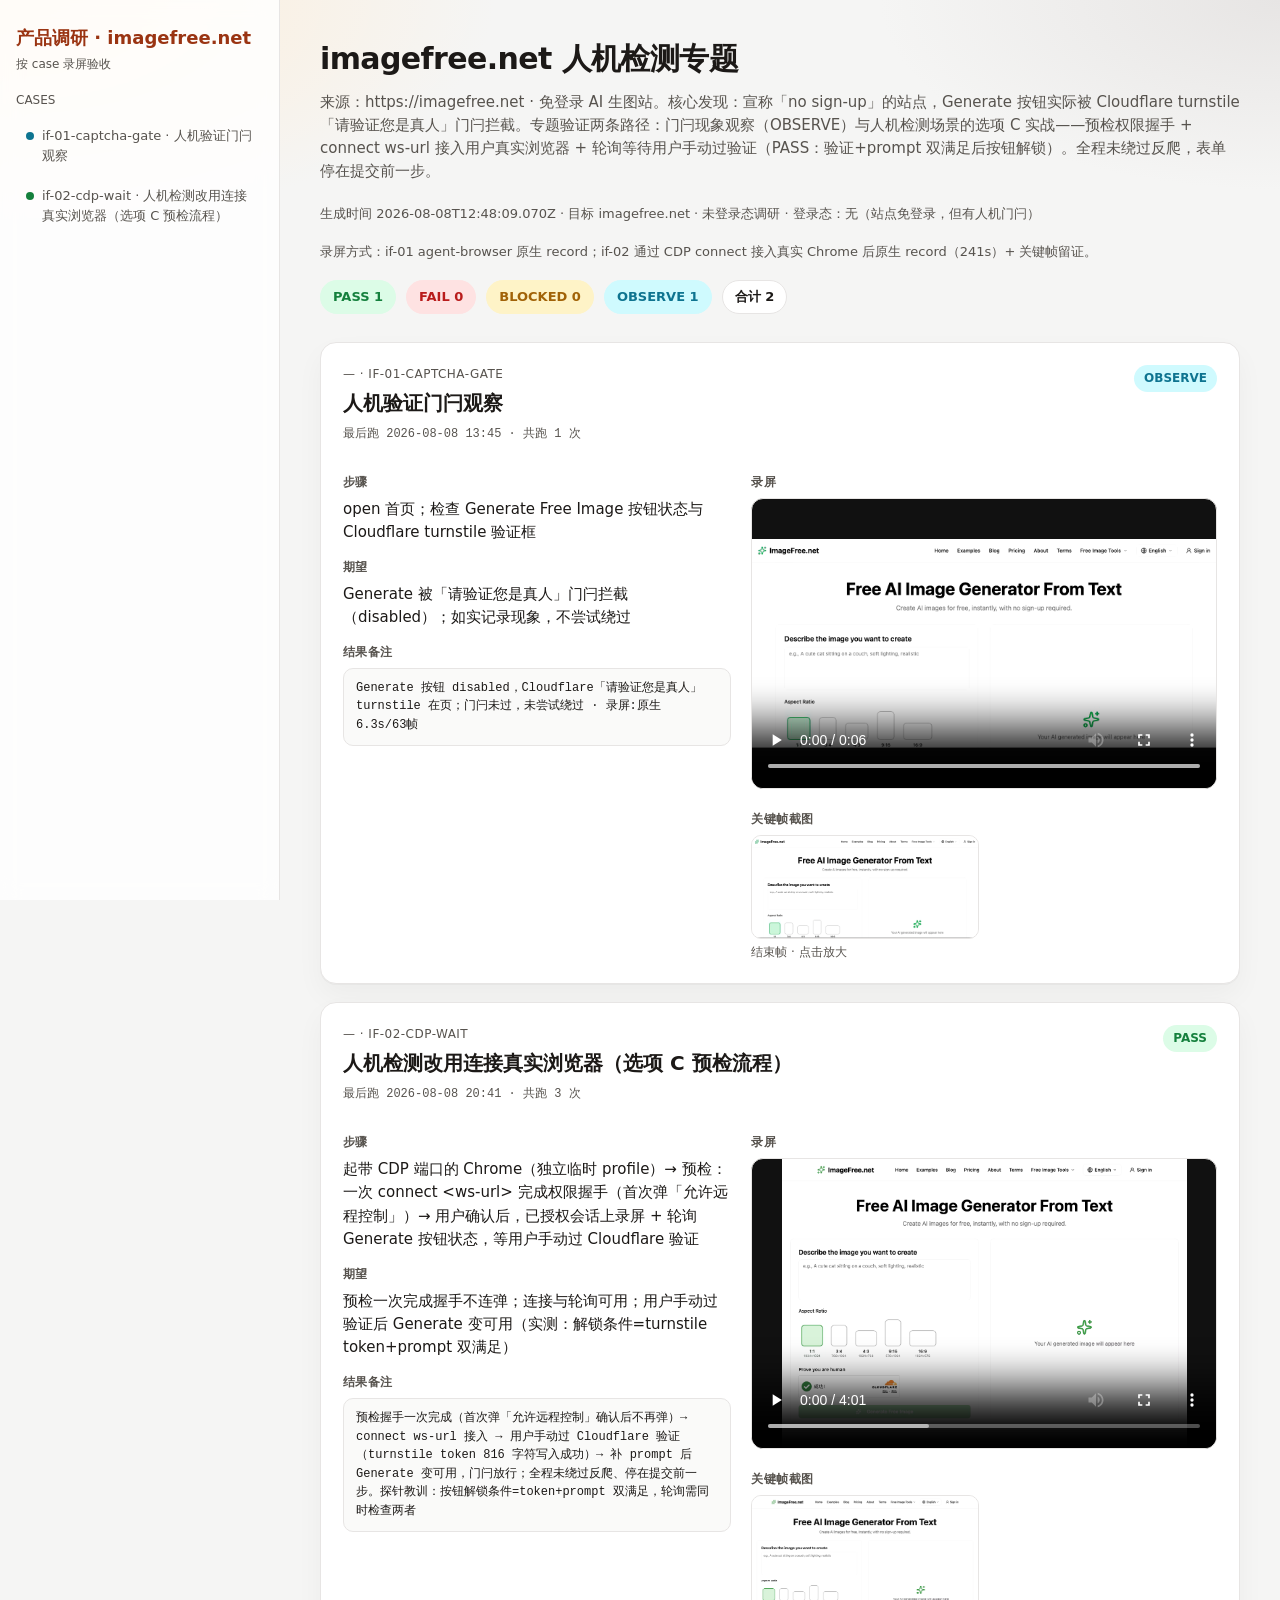
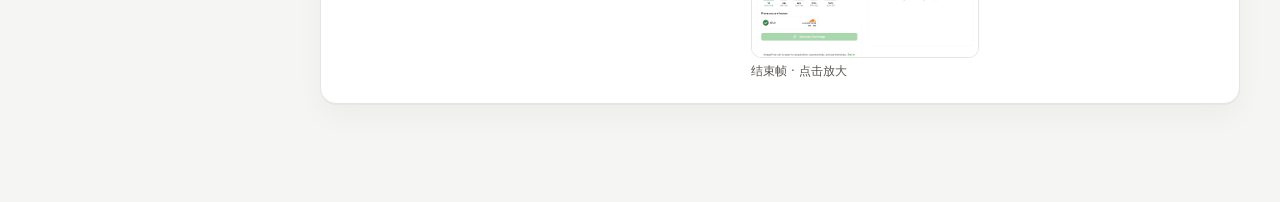
<file: docs/research-imagefree.net/index.html>
<!DOCTYPE html>
<html lang="zh-CN">
<head>
  <meta charset="utf-8" />
  <meta name="viewport" content="width=device-width, initial-scale=1" />
  <title>imagefree.net 人机检测门闩专题调研</title>
  <style>
:root {
  --ink: #1c1917;
  --muted: #57534e;
  --line: #e7e5e4;
  --bg: #f5f5f4;
  --panel: #ffffff;
  --ok: #15803d;
  --ok-bg: #dcfce7;
  --fail: #b91c1c;
  --fail-bg: #fee2e2;
  --blocked: #a16207;
  --blocked-bg: #fef3c7;
  --observe: #0e7490;
  --observe-bg: #cffafe;
  --accent: #9a3412;
  --font: "IBM Plex Sans", "Noto Sans SC", "PingFang SC", system-ui, sans-serif;
  --mono: "IBM Plex Mono", ui-monospace, monospace;
}
* { box-sizing: border-box; }
body {
  margin: 0;
  color: var(--ink);
  font: 15px/1.55 var(--font);
  background:
    radial-gradient(900px 420px at 0% 0%, #ffedd5 0%, transparent 55%),
    radial-gradient(800px 380px at 100% 0%, #e7e5e4 0%, transparent 50%),
    var(--bg);
}
.shell { display: grid; grid-template-columns: 280px minmax(0, 1fr); min-height: 100vh; }
nav {
  position: sticky; top: 0; height: 100vh; overflow: auto;
  padding: 24px 16px 40px; border-right: 1px solid var(--line);
  background: rgba(255,255,255,.82); backdrop-filter: blur(10px);
}
.brand strong { display: block; color: var(--accent); font-size: 18px; }
.brand span { color: var(--muted); font-size: 12px; }
.nav-label {
  margin: 16px 0 8px; font-size: 12px; color: var(--muted);
}
.nav-item {
  display: flex; gap: 8px; align-items: flex-start;
  padding: 8px 10px; margin: 4px 0; border-radius: 10px;
  color: var(--muted); text-decoration: none; font-size: 13px;
}
.nav-item:hover { background: #f5f5f4; color: var(--ink); }
.nav-item .dot {
  width: 8px; height: 8px; border-radius: 999px; margin-top: 6px;
  background: #a8a29e; flex: none;
}
.nav-item.pass .dot { background: var(--ok); }
.nav-item.fail .dot { background: var(--fail); }
.nav-item.blocked .dot { background: var(--blocked); }
.nav-item.observe .dot { background: var(--observe); }
main { padding: 36px 40px 80px; max-width: 1100px; }
h1 { margin: 0 0 8px; font-size: 30px; letter-spacing: -.02em; }
.lede { color: var(--muted); margin: 0 0 20px; }
.summary {
  display: flex; flex-wrap: wrap; gap: 10px; margin-bottom: 28px;
}
.chip {
  padding: 6px 12px; border-radius: 999px; font-size: 13px; font-weight: 600;
  background: #fff; border: 1px solid var(--line);
}
.chip.pass { background: var(--ok-bg); color: var(--ok); border-color: transparent; }
.chip.fail { background: var(--fail-bg); color: var(--fail); border-color: transparent; }
.chip.blocked { background: var(--blocked-bg); color: var(--blocked); border-color: transparent; }
.chip.observe { background: var(--observe-bg); color: var(--observe); border-color: transparent; }
.case {
  background: var(--panel); border: 1px solid var(--line); border-radius: 16px;
  padding: 22px; margin: 0 0 18px;
  box-shadow: 0 1px 0 rgba(28,25,23,.03), 0 12px 28px rgba(28,25,23,.04);
}
.case-head { display: flex; justify-content: space-between; gap: 12px; align-items: flex-start; }
.eyebrow {
  margin: 0; color: var(--muted); font-size: 12px;
  letter-spacing: .04em; text-transform: uppercase;
}
h2 { margin: 4px 0 0; font-size: 20px; }
.run-meta {
  margin: 6px 0 0;
  color: var(--muted);
  font-size: 12px;
  font-family: var(--mono);
}
.badge {
  padding: 4px 10px; border-radius: 999px; font-size: 12px; font-weight: 700;
}
.badge.pass { background: var(--ok-bg); color: var(--ok); }
.badge.fail { background: var(--fail-bg); color: var(--fail); }
.badge.blocked { background: var(--blocked-bg); color: var(--blocked); }
.badge.observe { background: var(--observe-bg); color: var(--observe); }
.grid { display: grid; grid-template-columns: 1fr 1.2fr; gap: 20px; margin-top: 16px; }
h3 {
  margin: 14px 0 6px; font-size: 12px; color: var(--muted);
  text-transform: uppercase; letter-spacing: .04em;
}
p { margin: 0; }
.notes {
  font-family: var(--mono); font-size: 12px; background: #fafaf9;
  border-radius: 10px; padding: 10px 12px; border: 1px solid var(--line);
}
video {
  width: 100%; border-radius: 12px; background: #111; border: 1px solid var(--line);
  aspect-ratio: 16 / 10; object-fit: contain;
}
.shots { display: grid; grid-template-columns: 1fr 1fr; gap: 10px; }
figure { margin: 0; }
img { width: 100%; border-radius: 10px; border: 1px solid var(--line); background: #fff; }
figcaption { font-size: 12px; color: var(--muted); margin-top: 4px; }
.shot-zoom {
  display: block;
  width: 100%;
  padding: 0;
  margin: 0;
  border: 0;
  background: transparent;
  cursor: zoom-in;
  border-radius: 10px;
}
.shot-zoom:focus-visible {
  outline: 2px solid var(--accent);
  outline-offset: 2px;
}
.shot-zoom img { display: block; pointer-events: none; }
body.lightbox-open { overflow: hidden; }
.lightbox[hidden] { display: none !important; }
.lightbox {
  position: fixed;
  inset: 0;
  z-index: 80;
  display: grid;
  place-items: center;
  padding: 24px;
}
.lightbox-backdrop {
  position: absolute;
  inset: 0;
  border: 0;
  padding: 0;
  margin: 0;
  background: rgba(28, 25, 23, .72);
  cursor: zoom-out;
}
.lightbox-panel {
  position: relative;
  z-index: 1;
  margin: 0;
  max-width: min(1100px, 96vw);
  max-height: 92vh;
  padding: 12px 12px 10px;
  border-radius: 16px;
  background: var(--panel);
  border: 1px solid var(--line);
  box-shadow: 0 24px 60px rgba(28, 25, 23, .28);
}
.lightbox-panel img {
  display: block;
  width: auto;
  max-width: min(1060px, 92vw);
  max-height: calc(92vh - 64px);
  object-fit: contain;
  border-radius: 10px;
  background: #fff;
}
.lightbox-panel figcaption {
  margin-top: 8px;
  font-family: var(--mono);
  font-size: 12px;
}
.lightbox-close {
  position: absolute;
  top: 8px;
  right: 10px;
  width: 32px;
  height: 32px;
  border: 0;
  border-radius: 999px;
  background: #f5f5f4;
  color: var(--ink);
  font-size: 22px;
  line-height: 1;
  cursor: pointer;
}
.lightbox-close:hover { background: #e7e5e4; }
.fix-log {
  margin-top: 14px; padding: 12px 14px;
  background: #fff7ed; border: 1px solid #fed7aa; border-radius: 10px;
}
.fix-log > h3 { margin: 0 0 10px; color: var(--accent); }
.fix-pair {
  display: grid;
  grid-template-columns: 1fr 1fr;
  gap: 10px;
}
.fix-item {
  background: #fff;
  border: 1px solid var(--line);
  border-radius: 10px;
  padding: 10px 12px;
}
.fix-item.bug { border-color: #fecaca; }
.fix-item.fix { border-color: #bbf7d0; }
.fix-label {
  display: inline-block;
  margin-bottom: 6px;
  font-size: 11px;
  font-weight: 700;
  letter-spacing: .04em;
  text-transform: uppercase;
  color: var(--muted);
}
.fix-item.bug .fix-label { color: var(--fail); }
.fix-item.fix .fix-label { color: var(--ok); }
.fix-item p { margin: 0; font-size: 13px; line-height: 1.5; }
.fix-rounds-title { margin: 12px 0 6px; }
.fix-rounds { margin: 0; padding-left: 1.2rem; font-size: 13px; }
.fix-rounds li { margin: 8px 0; }
.fix-kv { display: grid; grid-template-columns: 2.5rem 1fr; gap: 6px; margin-top: 4px; }
.fix-k { color: var(--muted); font-size: 12px; font-weight: 600; }
.fix-files { margin-top: 4px; }
.fix-log code { font-family: var(--mono); font-size: 0.85em; color: var(--muted); }
.fix-round { font-weight: 600; color: var(--accent); }
.fix-summary {
  margin: 14px 0 28px; padding: 10px 14px;
  background: var(--ok-bg); color: var(--ok); border-radius: 10px;
  font-size: 13px; font-weight: 600;
}
.fix-summary.partial { background: var(--blocked-bg); color: var(--blocked); }
.meta { color: var(--muted); font-size: 13px; margin-bottom: 18px; }
@media (max-width: 960px) {
  .shell { grid-template-columns: 1fr; }
  nav { position: static; height: auto; }
  .grid, .shots, .fix-pair { grid-template-columns: 1fr; }
  main { padding: 24px 16px 60px; }
}

  </style>
</head>
<body>
  <div class="shell">
    <nav>
      <div class="brand">
        <strong>产品调研 · imagefree.net</strong>
        <span>按 case 录屏验收</span>
      </div>
      <div class="nav-label">CASES</div>
<a href="#if-01-captcha-gate" class="nav-item observe"><span class="dot"></span>if-01-captcha-gate · 人机验证门闩观察</a>
<a href="#if-02-cdp-wait" class="nav-item pass"><span class="dot"></span>if-02-cdp-wait · 人机检测改用连接真实浏览器（选项 C 预检流程）</a>
    </nav>
    <main>
      <h1>imagefree.net 人机检测专题</h1>
      <p class="lede">来源：https://imagefree.net · 免登录 AI 生图站。核心发现：宣称「no sign-up」的站点，Generate 按钮实际被 Cloudflare turnstile「请验证您是真人」门闩拦截。专题验证两条路径：门闩现象观察（OBSERVE）与人机检测场景的选项 C 实战——预检权限握手 + connect ws-url 接入用户真实浏览器 + 轮询等待用户手动过验证（PASS：验证+prompt 双满足后按钮解锁）。全程未绕过反爬，表单停在提交前一步。</p>
      <p class="meta">生成时间 2026-08-08T12:48:09.070Z · 目标 imagefree.net · 未登录态调研 · 登录态：无（站点免登录，但有人机门闩）</p>
      <p class="meta">录屏方式：if-01 agent-browser 原生 record；if-02 通过 CDP connect 接入真实 Chrome 后原生 record（241s）+ 关键帧留证。</p>
      <div class="summary">
        <span class="chip pass">PASS 1</span>
        <span class="chip fail">FAIL 0</span>
        <span class="chip blocked">BLOCKED 0</span>
        <span class="chip observe">OBSERVE 1</span>
        <span class="chip">合计 2</span>
      </div>

<section class="case" id="if-01-captcha-gate">
  <header class="case-head">
    <div>
      <p class="eyebrow">— · if-01-captcha-gate</p>
      <h2>人机验证门闩观察</h2>
      <p class="run-meta">最后跑 2026-08-08 13:45 · 共跑 1 次</p>
    </div>
    <span class="badge observe">OBSERVE</span>
  </header>
  <div class="grid">
    <div>
      <h3>步骤</h3>
      <p>open 首页；检查 Generate Free Image 按钮状态与 Cloudflare turnstile 验证框</p>
      <h3>期望</h3>
      <p>Generate 被「请验证您是真人」门闩拦截（disabled）；如实记录现象，不尝试绕过</p>
      <h3>结果备注</h3>
      <p class="notes">Generate 按钮 disabled，Cloudflare「请验证您是真人」turnstile 在页；门闩未过，未尝试绕过 · 录屏:原生 6.3s/63帧</p>

    </div>
    <div class="media">
      <h3>录屏</h3>
      <video controls playsinline preload="metadata" poster="videos/if-01-captcha-gate.png">
        <source src="videos/if-01-captcha-gate.mp4" type="video/mp4" />
        <source src="videos/if-01-captcha-gate.webm" type="video/webm" />
      </video>
      <h3>关键帧截图</h3>
      <div class="shots">
        <figure>
          <button type="button" class="shot-zoom" data-full="videos/if-01-captcha-gate.png" data-caption="结束帧 · if-01-captcha-gate" aria-label="放大结束帧">
            <img src="videos/if-01-captcha-gate.png" alt="if-01-captcha-gate screenshot" />
          </button>
          <figcaption>结束帧 · 点击放大</figcaption>
        </figure>

      </div>
    </div>
  </div>
</section>

<section class="case" id="if-02-cdp-wait">
  <header class="case-head">
    <div>
      <p class="eyebrow">— · if-02-cdp-wait</p>
      <h2>人机检测改用连接真实浏览器（选项 C 预检流程）</h2>
      <p class="run-meta">最后跑 2026-08-08 20:41 · 共跑 3 次</p>
    </div>
    <span class="badge pass">PASS</span>
  </header>
  <div class="grid">
    <div>
      <h3>步骤</h3>
      <p>起带 CDP 端口的 Chrome（独立临时 profile）→ 预检：一次 connect &lt;ws-url&gt; 完成权限握手（首次弹「允许远程控制」）→ 用户确认后，已授权会话上录屏 + 轮询 Generate 按钮状态，等用户手动过 Cloudflare 验证</p>
      <h3>期望</h3>
      <p>预检一次完成握手不连弹；连接与轮询可用；用户手动过验证后 Generate 变可用（实测：解锁条件=turnstile token+prompt 双满足）</p>
      <h3>结果备注</h3>
      <p class="notes">预检握手一次完成（首次弹「允许远程控制」确认后不再弹）→ connect ws-url 接入 → 用户手动过 Cloudflare 验证（turnstile token 816 字符写入成功）→ 补 prompt 后 Generate 变可用，门闩放行；全程未绕过反爬、停在提交前一步。探针教训：按钮解锁条件=token+prompt 双满足，轮询需同时检查两者</p>

    </div>
    <div class="media">
      <h3>录屏</h3>
      <video controls playsinline preload="metadata" poster="videos/if-02-cdp-wait.png">
        <source src="videos/if-02-cdp-wait.mp4" type="video/mp4" />
        <source src="videos/if-02-cdp-wait.webm" type="video/webm" />
      </video>
      <h3>关键帧截图</h3>
      <div class="shots">
        <figure>
          <button type="button" class="shot-zoom" data-full="videos/if-02-cdp-wait.png" data-caption="结束帧 · if-02-cdp-wait" aria-label="放大结束帧">
            <img src="videos/if-02-cdp-wait.png" alt="if-02-cdp-wait screenshot" />
          </button>
          <figcaption>结束帧 · 点击放大</figcaption>
        </figure>

      </div>
    </div>
  </div>
</section>

    </main>
  </div>

  <div class="lightbox" id="lightbox" hidden>
    <button type="button" class="lightbox-backdrop" data-lightbox-close aria-label="关闭放大"></button>
    <figure class="lightbox-panel" role="dialog" aria-modal="true" aria-label="关键帧放大">
      <button type="button" class="lightbox-close" data-lightbox-close aria-label="关闭">×</button>
      <img id="lightbox-img" alt="" />
      <figcaption id="lightbox-caption"></figcaption>
    </figure>
  </div>

  <script>
    (() => {
      const box = document.getElementById("lightbox");
      const img = document.getElementById("lightbox-img");
      const cap = document.getElementById("lightbox-caption");
      if (!box || !img) return;

      function openLightbox(src, caption) {
        img.src = src;
        img.alt = caption || "";
        cap.textContent = caption || "";
        box.hidden = false;
        document.body.classList.add("lightbox-open");
      }

      function closeLightbox() {
        box.hidden = true;
        img.removeAttribute("src");
        document.body.classList.remove("lightbox-open");
      }

      document.addEventListener("click", (event) => {
        const zoom = event.target.closest(".shot-zoom");
        if (zoom) {
          openLightbox(zoom.dataset.full || zoom.querySelector("img")?.src, zoom.dataset.caption || "");
          return;
        }
        if (event.target.closest("[data-lightbox-close]")) closeLightbox();
      });

      document.addEventListener("keydown", (event) => {
        if (event.key === "Escape" && !box.hidden) closeLightbox();
      });
    })();
  </script>
</body>
</html>
</file>
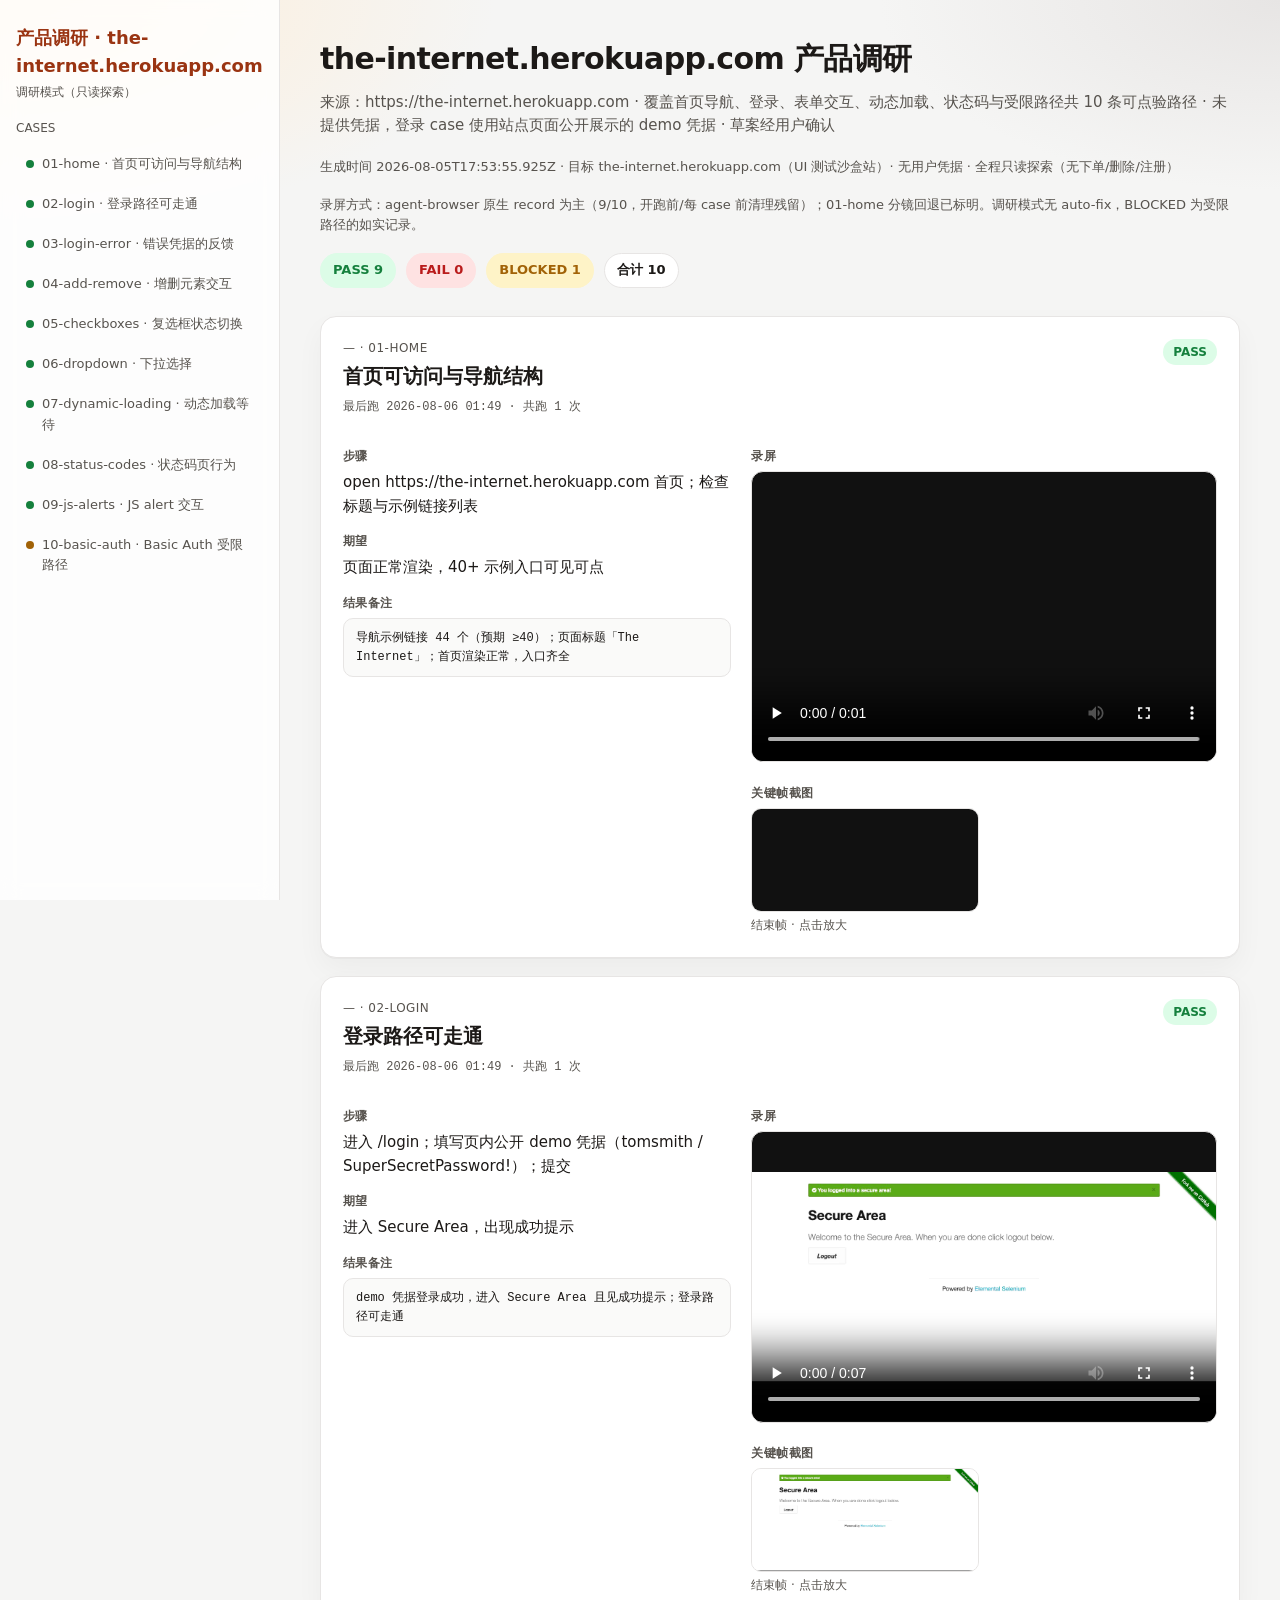
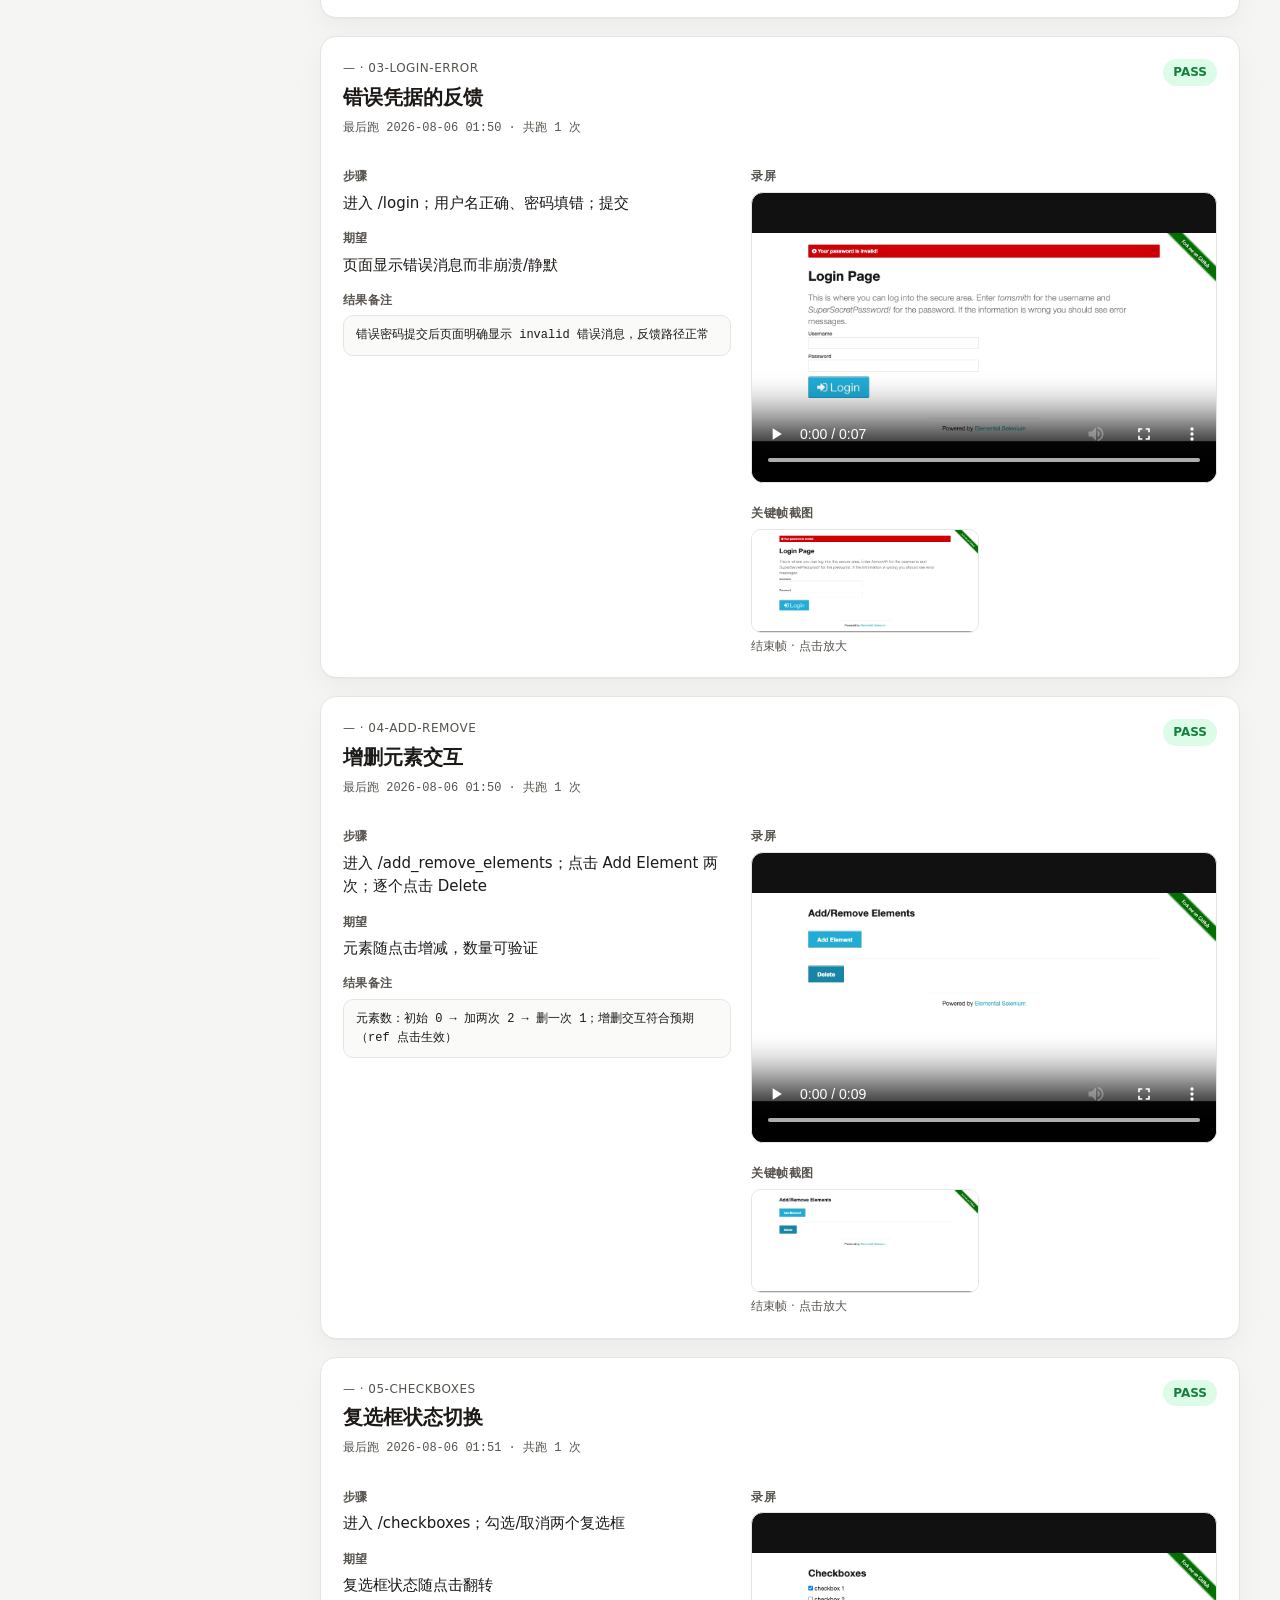
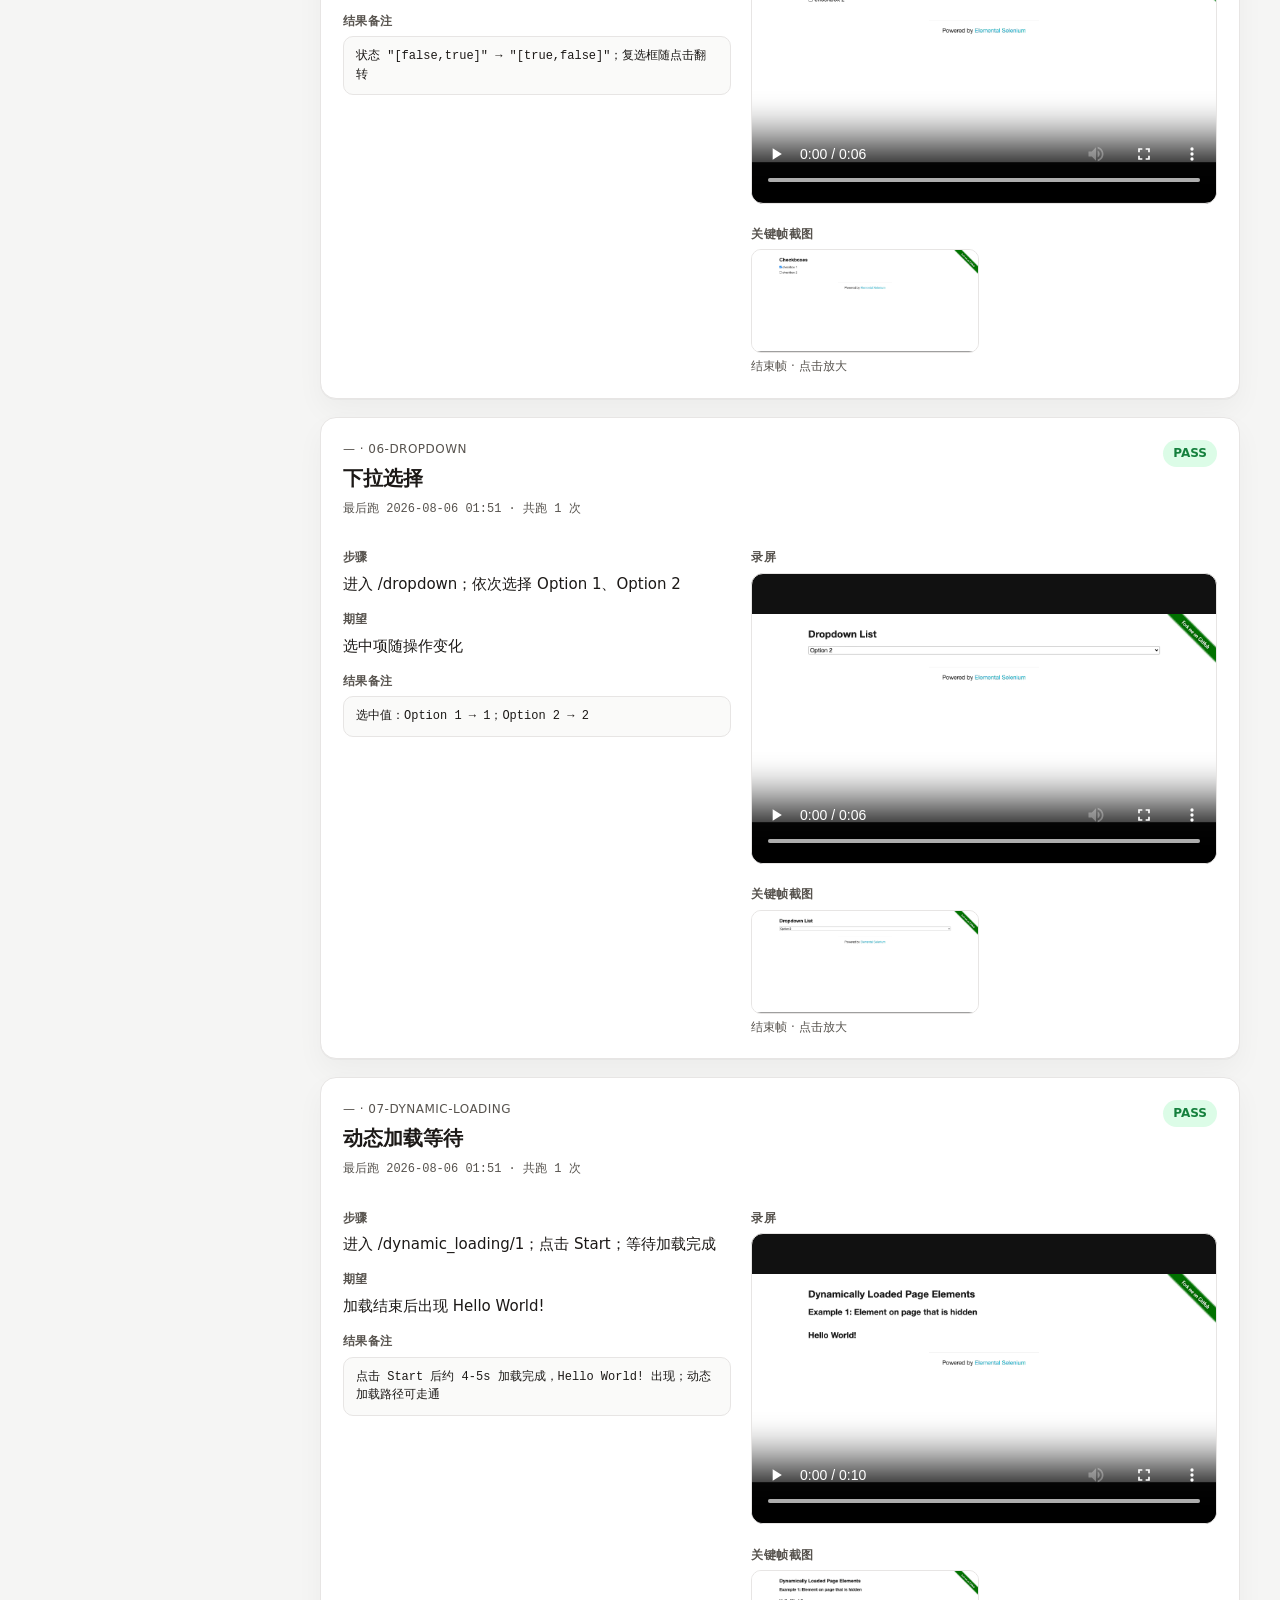
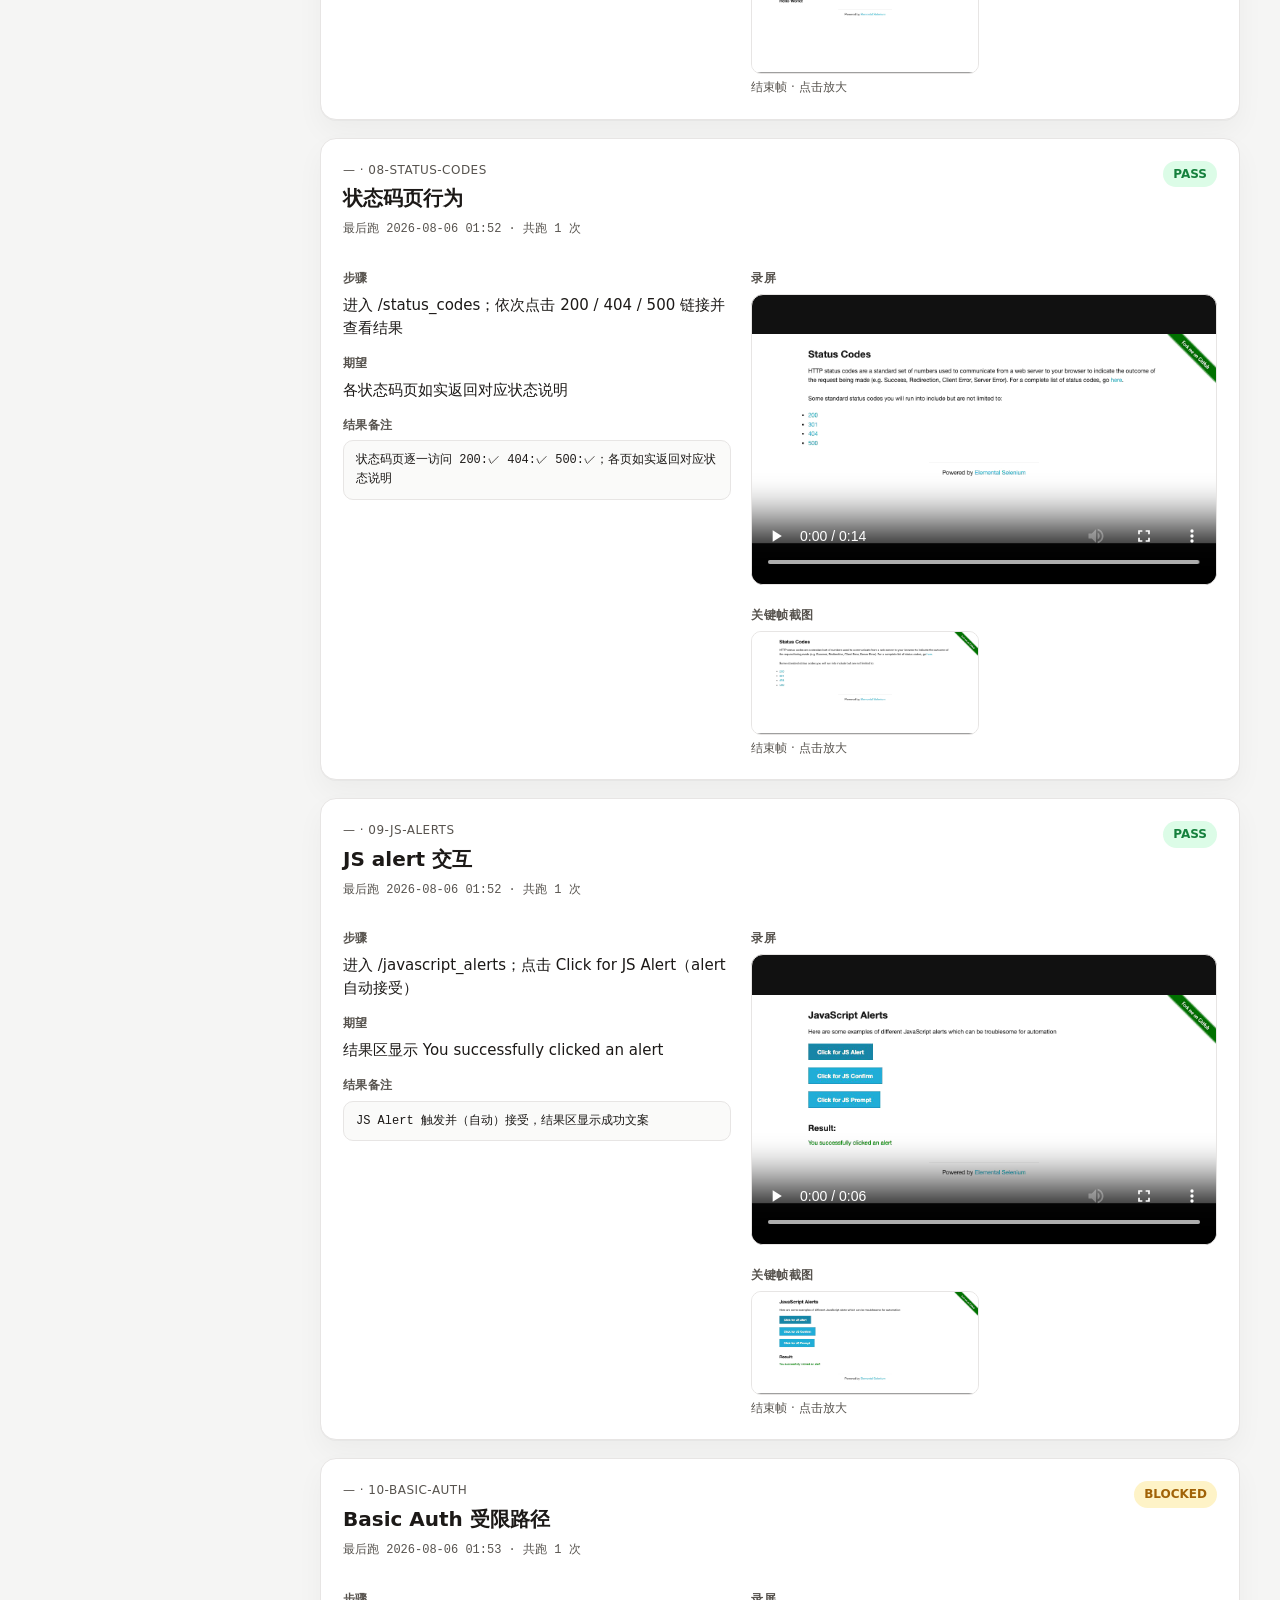
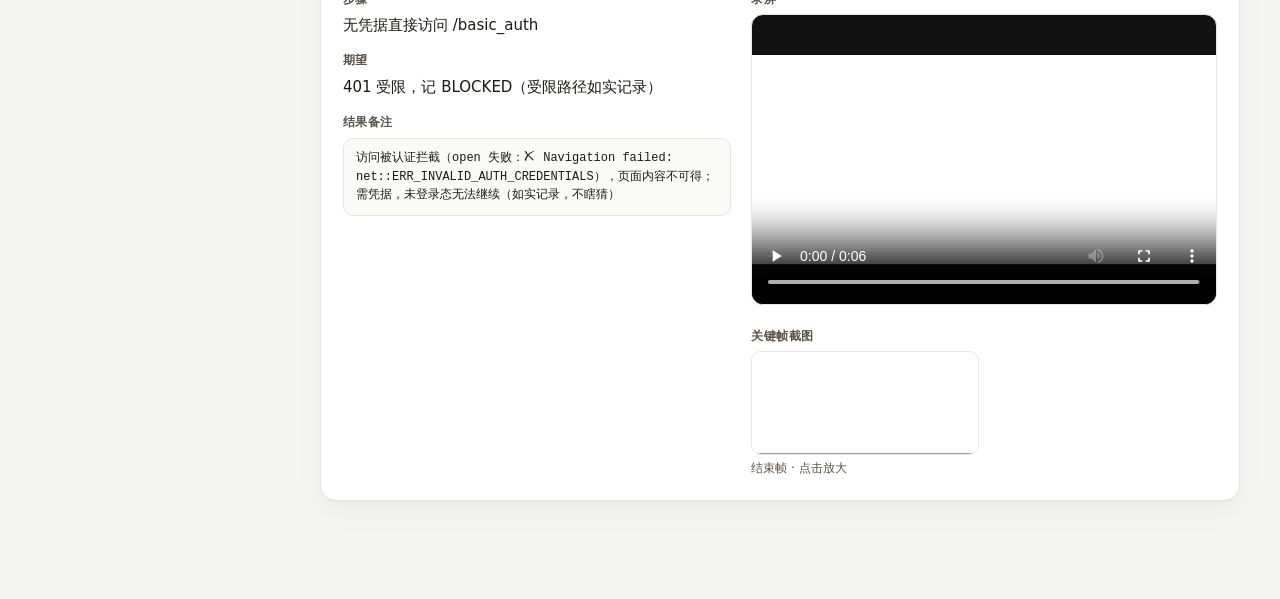
<file: docs/research-the-internet.herokuapp.com/index.html>
<!DOCTYPE html>
<html lang="zh-CN">
<head>
  <meta charset="utf-8" />
  <meta name="viewport" content="width=device-width, initial-scale=1" />
  <title>the-internet.herokuapp.com 产品调研报告</title>
  <style>
:root {
  --ink: #1c1917;
  --muted: #57534e;
  --line: #e7e5e4;
  --bg: #f5f5f4;
  --panel: #ffffff;
  --ok: #15803d;
  --ok-bg: #dcfce7;
  --fail: #b91c1c;
  --fail-bg: #fee2e2;
  --blocked: #a16207;
  --blocked-bg: #fef3c7;
  --observe: #0e7490;
  --observe-bg: #cffafe;
  --accent: #9a3412;
  --font: "IBM Plex Sans", "Noto Sans SC", "PingFang SC", system-ui, sans-serif;
  --mono: "IBM Plex Mono", ui-monospace, monospace;
}
* { box-sizing: border-box; }
body {
  margin: 0;
  color: var(--ink);
  font: 15px/1.55 var(--font);
  background:
    radial-gradient(900px 420px at 0% 0%, #ffedd5 0%, transparent 55%),
    radial-gradient(800px 380px at 100% 0%, #e7e5e4 0%, transparent 50%),
    var(--bg);
}
.shell { display: grid; grid-template-columns: 280px minmax(0, 1fr); min-height: 100vh; }
nav {
  position: sticky; top: 0; height: 100vh; overflow: auto;
  padding: 24px 16px 40px; border-right: 1px solid var(--line);
  background: rgba(255,255,255,.82); backdrop-filter: blur(10px);
}
.brand strong { display: block; color: var(--accent); font-size: 18px; }
.brand span { color: var(--muted); font-size: 12px; }
.nav-label {
  margin: 16px 0 8px; font-size: 12px; color: var(--muted);
}
.nav-item {
  display: flex; gap: 8px; align-items: flex-start;
  padding: 8px 10px; margin: 4px 0; border-radius: 10px;
  color: var(--muted); text-decoration: none; font-size: 13px;
}
.nav-item:hover { background: #f5f5f4; color: var(--ink); }
.nav-item .dot {
  width: 8px; height: 8px; border-radius: 999px; margin-top: 6px;
  background: #a8a29e; flex: none;
}
.nav-item.pass .dot { background: var(--ok); }
.nav-item.fail .dot { background: var(--fail); }
.nav-item.blocked .dot { background: var(--blocked); }
.nav-item.observe .dot { background: var(--observe); }
main { padding: 36px 40px 80px; max-width: 1100px; }
h1 { margin: 0 0 8px; font-size: 30px; letter-spacing: -.02em; }
.lede { color: var(--muted); margin: 0 0 20px; }
.summary {
  display: flex; flex-wrap: wrap; gap: 10px; margin-bottom: 28px;
}
.chip {
  padding: 6px 12px; border-radius: 999px; font-size: 13px; font-weight: 600;
  background: #fff; border: 1px solid var(--line);
}
.chip.pass { background: var(--ok-bg); color: var(--ok); border-color: transparent; }
.chip.fail { background: var(--fail-bg); color: var(--fail); border-color: transparent; }
.chip.blocked { background: var(--blocked-bg); color: var(--blocked); border-color: transparent; }
.chip.observe { background: var(--observe-bg); color: var(--observe); border-color: transparent; }
.case {
  background: var(--panel); border: 1px solid var(--line); border-radius: 16px;
  padding: 22px; margin: 0 0 18px;
  box-shadow: 0 1px 0 rgba(28,25,23,.03), 0 12px 28px rgba(28,25,23,.04);
}
.case-head { display: flex; justify-content: space-between; gap: 12px; align-items: flex-start; }
.eyebrow {
  margin: 0; color: var(--muted); font-size: 12px;
  letter-spacing: .04em; text-transform: uppercase;
}
h2 { margin: 4px 0 0; font-size: 20px; }
.run-meta {
  margin: 6px 0 0;
  color: var(--muted);
  font-size: 12px;
  font-family: var(--mono);
}
.badge {
  padding: 4px 10px; border-radius: 999px; font-size: 12px; font-weight: 700;
}
.badge.pass { background: var(--ok-bg); color: var(--ok); }
.badge.fail { background: var(--fail-bg); color: var(--fail); }
.badge.blocked { background: var(--blocked-bg); color: var(--blocked); }
.badge.observe { background: var(--observe-bg); color: var(--observe); }
.grid { display: grid; grid-template-columns: 1fr 1.2fr; gap: 20px; margin-top: 16px; }
h3 {
  margin: 14px 0 6px; font-size: 12px; color: var(--muted);
  text-transform: uppercase; letter-spacing: .04em;
}
p { margin: 0; }
.notes {
  font-family: var(--mono); font-size: 12px; background: #fafaf9;
  border-radius: 10px; padding: 10px 12px; border: 1px solid var(--line);
}
video {
  width: 100%; border-radius: 12px; background: #111; border: 1px solid var(--line);
  aspect-ratio: 16 / 10; object-fit: contain;
}
.shots { display: grid; grid-template-columns: 1fr 1fr; gap: 10px; }
figure { margin: 0; }
img { width: 100%; border-radius: 10px; border: 1px solid var(--line); background: #fff; }
figcaption { font-size: 12px; color: var(--muted); margin-top: 4px; }
.shot-zoom {
  display: block;
  width: 100%;
  padding: 0;
  margin: 0;
  border: 0;
  background: transparent;
  cursor: zoom-in;
  border-radius: 10px;
}
.shot-zoom:focus-visible {
  outline: 2px solid var(--accent);
  outline-offset: 2px;
}
.shot-zoom img { display: block; pointer-events: none; }
body.lightbox-open { overflow: hidden; }
.lightbox[hidden] { display: none !important; }
.lightbox {
  position: fixed;
  inset: 0;
  z-index: 80;
  display: grid;
  place-items: center;
  padding: 24px;
}
.lightbox-backdrop {
  position: absolute;
  inset: 0;
  border: 0;
  padding: 0;
  margin: 0;
  background: rgba(28, 25, 23, .72);
  cursor: zoom-out;
}
.lightbox-panel {
  position: relative;
  z-index: 1;
  margin: 0;
  max-width: min(1100px, 96vw);
  max-height: 92vh;
  padding: 12px 12px 10px;
  border-radius: 16px;
  background: var(--panel);
  border: 1px solid var(--line);
  box-shadow: 0 24px 60px rgba(28, 25, 23, .28);
}
.lightbox-panel img {
  display: block;
  width: auto;
  max-width: min(1060px, 92vw);
  max-height: calc(92vh - 64px);
  object-fit: contain;
  border-radius: 10px;
  background: #fff;
}
.lightbox-panel figcaption {
  margin-top: 8px;
  font-family: var(--mono);
  font-size: 12px;
}
.lightbox-close {
  position: absolute;
  top: 8px;
  right: 10px;
  width: 32px;
  height: 32px;
  border: 0;
  border-radius: 999px;
  background: #f5f5f4;
  color: var(--ink);
  font-size: 22px;
  line-height: 1;
  cursor: pointer;
}
.lightbox-close:hover { background: #e7e5e4; }
.fix-log {
  margin-top: 14px; padding: 12px 14px;
  background: #fff7ed; border: 1px solid #fed7aa; border-radius: 10px;
}
.fix-log > h3 { margin: 0 0 10px; color: var(--accent); }
.fix-pair {
  display: grid;
  grid-template-columns: 1fr 1fr;
  gap: 10px;
}
.fix-item {
  background: #fff;
  border: 1px solid var(--line);
  border-radius: 10px;
  padding: 10px 12px;
}
.fix-item.bug { border-color: #fecaca; }
.fix-item.fix { border-color: #bbf7d0; }
.fix-label {
  display: inline-block;
  margin-bottom: 6px;
  font-size: 11px;
  font-weight: 700;
  letter-spacing: .04em;
  text-transform: uppercase;
  color: var(--muted);
}
.fix-item.bug .fix-label { color: var(--fail); }
.fix-item.fix .fix-label { color: var(--ok); }
.fix-item p { margin: 0; font-size: 13px; line-height: 1.5; }
.fix-rounds-title { margin: 12px 0 6px; }
.fix-rounds { margin: 0; padding-left: 1.2rem; font-size: 13px; }
.fix-rounds li { margin: 8px 0; }
.fix-kv { display: grid; grid-template-columns: 2.5rem 1fr; gap: 6px; margin-top: 4px; }
.fix-k { color: var(--muted); font-size: 12px; font-weight: 600; }
.fix-files { margin-top: 4px; }
.fix-log code { font-family: var(--mono); font-size: 0.85em; color: var(--muted); }
.fix-round { font-weight: 600; color: var(--accent); }
.fix-summary {
  margin: 14px 0 28px; padding: 10px 14px;
  background: var(--ok-bg); color: var(--ok); border-radius: 10px;
  font-size: 13px; font-weight: 600;
}
.fix-summary.partial { background: var(--blocked-bg); color: var(--blocked); }
.meta { color: var(--muted); font-size: 13px; margin-bottom: 18px; }
@media (max-width: 960px) {
  .shell { grid-template-columns: 1fr; }
  nav { position: static; height: auto; }
  .grid, .shots, .fix-pair { grid-template-columns: 1fr; }
  main { padding: 24px 16px 60px; }
}

  </style>
</head>
<body>
  <div class="shell">
    <nav>
      <div class="brand">
        <strong>产品调研 · the-internet.herokuapp.com</strong>
        <span>调研模式（只读探索）</span>
      </div>
      <div class="nav-label">CASES</div>
<a href="#01-home" class="nav-item pass"><span class="dot"></span>01-home · 首页可访问与导航结构</a>
<a href="#02-login" class="nav-item pass"><span class="dot"></span>02-login · 登录路径可走通</a>
<a href="#03-login-error" class="nav-item pass"><span class="dot"></span>03-login-error · 错误凭据的反馈</a>
<a href="#04-add-remove" class="nav-item pass"><span class="dot"></span>04-add-remove · 增删元素交互</a>
<a href="#05-checkboxes" class="nav-item pass"><span class="dot"></span>05-checkboxes · 复选框状态切换</a>
<a href="#06-dropdown" class="nav-item pass"><span class="dot"></span>06-dropdown · 下拉选择</a>
<a href="#07-dynamic-loading" class="nav-item pass"><span class="dot"></span>07-dynamic-loading · 动态加载等待</a>
<a href="#08-status-codes" class="nav-item pass"><span class="dot"></span>08-status-codes · 状态码页行为</a>
<a href="#09-js-alerts" class="nav-item pass"><span class="dot"></span>09-js-alerts · JS alert 交互</a>
<a href="#10-basic-auth" class="nav-item blocked"><span class="dot"></span>10-basic-auth · Basic Auth 受限路径</a>
    </nav>
    <main>
      <h1>the-internet.herokuapp.com 产品调研</h1>
      <p class="lede">来源：https://the-internet.herokuapp.com · 覆盖首页导航、登录、表单交互、动态加载、状态码与受限路径共 10 条可点验路径 · 未提供凭据，登录 case 使用站点页面公开展示的 demo 凭据 · 草案经用户确认</p>
      <p class="meta">生成时间 2026-08-05T17:53:55.925Z · 目标 the-internet.herokuapp.com（UI 测试沙盒站）· 无用户凭据 · 全程只读探索（无下单/删除/注册）</p>
      <p class="meta">录屏方式：agent-browser 原生 record 为主（9/10，开跑前/每 case 前清理残留）；01-home 分镜回退已标明。调研模式无 auto-fix，BLOCKED 为受限路径的如实记录。</p>
      <div class="summary">
        <span class="chip pass">PASS 9</span>
        <span class="chip fail">FAIL 0</span>
        <span class="chip blocked">BLOCKED 1</span>

        <span class="chip">合计 10</span>
      </div>

<section class="case" id="01-home">
  <header class="case-head">
    <div>
      <p class="eyebrow">— · 01-home</p>
      <h2>首页可访问与导航结构</h2>
      <p class="run-meta">最后跑 2026-08-06 01:49 · 共跑 1 次</p>
    </div>
    <span class="badge pass">PASS</span>
  </header>
  <div class="grid">
    <div>
      <h3>步骤</h3>
      <p>open https://the-internet.herokuapp.com 首页；检查标题与示例链接列表</p>
      <h3>期望</h3>
      <p>页面正常渲染，40+ 示例入口可见可点</p>
      <h3>结果备注</h3>
      <p class="notes">导航示例链接 44 个（预期 ≥40）；页面标题「The Internet」；首页渲染正常，入口齐全</p>

    </div>
    <div class="media">
      <h3>录屏</h3>
      <video controls playsinline preload="metadata" poster="videos/01-home.png">
        <source src="videos/01-home.mp4" type="video/mp4" />
        <source src="videos/01-home.webm" type="video/webm" />
      </video>
      <h3>关键帧截图</h3>
      <div class="shots">
        <figure>
          <button type="button" class="shot-zoom" data-full="videos/01-home.png" data-caption="结束帧 · 01-home" aria-label="放大结束帧">
            <img src="videos/01-home.png" alt="01-home screenshot" />
          </button>
          <figcaption>结束帧 · 点击放大</figcaption>
        </figure>

      </div>
    </div>
  </div>
</section>

<section class="case" id="02-login">
  <header class="case-head">
    <div>
      <p class="eyebrow">— · 02-login</p>
      <h2>登录路径可走通</h2>
      <p class="run-meta">最后跑 2026-08-06 01:49 · 共跑 1 次</p>
    </div>
    <span class="badge pass">PASS</span>
  </header>
  <div class="grid">
    <div>
      <h3>步骤</h3>
      <p>进入 /login；填写页内公开 demo 凭据（tomsmith / SuperSecretPassword!）；提交</p>
      <h3>期望</h3>
      <p>进入 Secure Area，出现成功提示</p>
      <h3>结果备注</h3>
      <p class="notes">demo 凭据登录成功，进入 Secure Area 且见成功提示；登录路径可走通</p>

    </div>
    <div class="media">
      <h3>录屏</h3>
      <video controls playsinline preload="metadata" poster="videos/02-login.png">
        <source src="videos/02-login.mp4" type="video/mp4" />
        <source src="videos/02-login.webm" type="video/webm" />
      </video>
      <h3>关键帧截图</h3>
      <div class="shots">
        <figure>
          <button type="button" class="shot-zoom" data-full="videos/02-login.png" data-caption="结束帧 · 02-login" aria-label="放大结束帧">
            <img src="videos/02-login.png" alt="02-login screenshot" />
          </button>
          <figcaption>结束帧 · 点击放大</figcaption>
        </figure>

      </div>
    </div>
  </div>
</section>

<section class="case" id="03-login-error">
  <header class="case-head">
    <div>
      <p class="eyebrow">— · 03-login-error</p>
      <h2>错误凭据的反馈</h2>
      <p class="run-meta">最后跑 2026-08-06 01:50 · 共跑 1 次</p>
    </div>
    <span class="badge pass">PASS</span>
  </header>
  <div class="grid">
    <div>
      <h3>步骤</h3>
      <p>进入 /login；用户名正确、密码填错；提交</p>
      <h3>期望</h3>
      <p>页面显示错误消息而非崩溃/静默</p>
      <h3>结果备注</h3>
      <p class="notes">错误密码提交后页面明确显示 invalid 错误消息，反馈路径正常</p>

    </div>
    <div class="media">
      <h3>录屏</h3>
      <video controls playsinline preload="metadata" poster="videos/03-login-error.png">
        <source src="videos/03-login-error.mp4" type="video/mp4" />
        <source src="videos/03-login-error.webm" type="video/webm" />
      </video>
      <h3>关键帧截图</h3>
      <div class="shots">
        <figure>
          <button type="button" class="shot-zoom" data-full="videos/03-login-error.png" data-caption="结束帧 · 03-login-error" aria-label="放大结束帧">
            <img src="videos/03-login-error.png" alt="03-login-error screenshot" />
          </button>
          <figcaption>结束帧 · 点击放大</figcaption>
        </figure>

      </div>
    </div>
  </div>
</section>

<section class="case" id="04-add-remove">
  <header class="case-head">
    <div>
      <p class="eyebrow">— · 04-add-remove</p>
      <h2>增删元素交互</h2>
      <p class="run-meta">最后跑 2026-08-06 01:50 · 共跑 1 次</p>
    </div>
    <span class="badge pass">PASS</span>
  </header>
  <div class="grid">
    <div>
      <h3>步骤</h3>
      <p>进入 /add_remove_elements；点击 Add Element 两次；逐个点击 Delete</p>
      <h3>期望</h3>
      <p>元素随点击增减，数量可验证</p>
      <h3>结果备注</h3>
      <p class="notes">元素数：初始 0 → 加两次 2 → 删一次 1；增删交互符合预期（ref 点击生效）</p>

    </div>
    <div class="media">
      <h3>录屏</h3>
      <video controls playsinline preload="metadata" poster="videos/04-add-remove.png">
        <source src="videos/04-add-remove.mp4" type="video/mp4" />
        <source src="videos/04-add-remove.webm" type="video/webm" />
      </video>
      <h3>关键帧截图</h3>
      <div class="shots">
        <figure>
          <button type="button" class="shot-zoom" data-full="videos/04-add-remove.png" data-caption="结束帧 · 04-add-remove" aria-label="放大结束帧">
            <img src="videos/04-add-remove.png" alt="04-add-remove screenshot" />
          </button>
          <figcaption>结束帧 · 点击放大</figcaption>
        </figure>

      </div>
    </div>
  </div>
</section>

<section class="case" id="05-checkboxes">
  <header class="case-head">
    <div>
      <p class="eyebrow">— · 05-checkboxes</p>
      <h2>复选框状态切换</h2>
      <p class="run-meta">最后跑 2026-08-06 01:51 · 共跑 1 次</p>
    </div>
    <span class="badge pass">PASS</span>
  </header>
  <div class="grid">
    <div>
      <h3>步骤</h3>
      <p>进入 /checkboxes；勾选/取消两个复选框</p>
      <h3>期望</h3>
      <p>复选框状态随点击翻转</p>
      <h3>结果备注</h3>
      <p class="notes">状态 &quot;[false,true]&quot; → &quot;[true,false]&quot;；复选框随点击翻转</p>

    </div>
    <div class="media">
      <h3>录屏</h3>
      <video controls playsinline preload="metadata" poster="videos/05-checkboxes.png">
        <source src="videos/05-checkboxes.mp4" type="video/mp4" />
        <source src="videos/05-checkboxes.webm" type="video/webm" />
      </video>
      <h3>关键帧截图</h3>
      <div class="shots">
        <figure>
          <button type="button" class="shot-zoom" data-full="videos/05-checkboxes.png" data-caption="结束帧 · 05-checkboxes" aria-label="放大结束帧">
            <img src="videos/05-checkboxes.png" alt="05-checkboxes screenshot" />
          </button>
          <figcaption>结束帧 · 点击放大</figcaption>
        </figure>

      </div>
    </div>
  </div>
</section>

<section class="case" id="06-dropdown">
  <header class="case-head">
    <div>
      <p class="eyebrow">— · 06-dropdown</p>
      <h2>下拉选择</h2>
      <p class="run-meta">最后跑 2026-08-06 01:51 · 共跑 1 次</p>
    </div>
    <span class="badge pass">PASS</span>
  </header>
  <div class="grid">
    <div>
      <h3>步骤</h3>
      <p>进入 /dropdown；依次选择 Option 1、Option 2</p>
      <h3>期望</h3>
      <p>选中项随操作变化</p>
      <h3>结果备注</h3>
      <p class="notes">选中值：Option 1 → 1；Option 2 → 2</p>

    </div>
    <div class="media">
      <h3>录屏</h3>
      <video controls playsinline preload="metadata" poster="videos/06-dropdown.png">
        <source src="videos/06-dropdown.mp4" type="video/mp4" />
        <source src="videos/06-dropdown.webm" type="video/webm" />
      </video>
      <h3>关键帧截图</h3>
      <div class="shots">
        <figure>
          <button type="button" class="shot-zoom" data-full="videos/06-dropdown.png" data-caption="结束帧 · 06-dropdown" aria-label="放大结束帧">
            <img src="videos/06-dropdown.png" alt="06-dropdown screenshot" />
          </button>
          <figcaption>结束帧 · 点击放大</figcaption>
        </figure>

      </div>
    </div>
  </div>
</section>

<section class="case" id="07-dynamic-loading">
  <header class="case-head">
    <div>
      <p class="eyebrow">— · 07-dynamic-loading</p>
      <h2>动态加载等待</h2>
      <p class="run-meta">最后跑 2026-08-06 01:51 · 共跑 1 次</p>
    </div>
    <span class="badge pass">PASS</span>
  </header>
  <div class="grid">
    <div>
      <h3>步骤</h3>
      <p>进入 /dynamic_loading/1；点击 Start；等待加载完成</p>
      <h3>期望</h3>
      <p>加载结束后出现 Hello World!</p>
      <h3>结果备注</h3>
      <p class="notes">点击 Start 后约 4-5s 加载完成，Hello World! 出现；动态加载路径可走通</p>

    </div>
    <div class="media">
      <h3>录屏</h3>
      <video controls playsinline preload="metadata" poster="videos/07-dynamic-loading.png">
        <source src="videos/07-dynamic-loading.mp4" type="video/mp4" />
        <source src="videos/07-dynamic-loading.webm" type="video/webm" />
      </video>
      <h3>关键帧截图</h3>
      <div class="shots">
        <figure>
          <button type="button" class="shot-zoom" data-full="videos/07-dynamic-loading.png" data-caption="结束帧 · 07-dynamic-loading" aria-label="放大结束帧">
            <img src="videos/07-dynamic-loading.png" alt="07-dynamic-loading screenshot" />
          </button>
          <figcaption>结束帧 · 点击放大</figcaption>
        </figure>

      </div>
    </div>
  </div>
</section>

<section class="case" id="08-status-codes">
  <header class="case-head">
    <div>
      <p class="eyebrow">— · 08-status-codes</p>
      <h2>状态码页行为</h2>
      <p class="run-meta">最后跑 2026-08-06 01:52 · 共跑 1 次</p>
    </div>
    <span class="badge pass">PASS</span>
  </header>
  <div class="grid">
    <div>
      <h3>步骤</h3>
      <p>进入 /status_codes；依次点击 200 / 404 / 500 链接并查看结果</p>
      <h3>期望</h3>
      <p>各状态码页如实返回对应状态说明</p>
      <h3>结果备注</h3>
      <p class="notes">状态码页逐一访问 200:✓ 404:✓ 500:✓；各页如实返回对应状态说明</p>

    </div>
    <div class="media">
      <h3>录屏</h3>
      <video controls playsinline preload="metadata" poster="videos/08-status-codes.png">
        <source src="videos/08-status-codes.mp4" type="video/mp4" />
        <source src="videos/08-status-codes.webm" type="video/webm" />
      </video>
      <h3>关键帧截图</h3>
      <div class="shots">
        <figure>
          <button type="button" class="shot-zoom" data-full="videos/08-status-codes.png" data-caption="结束帧 · 08-status-codes" aria-label="放大结束帧">
            <img src="videos/08-status-codes.png" alt="08-status-codes screenshot" />
          </button>
          <figcaption>结束帧 · 点击放大</figcaption>
        </figure>

      </div>
    </div>
  </div>
</section>

<section class="case" id="09-js-alerts">
  <header class="case-head">
    <div>
      <p class="eyebrow">— · 09-js-alerts</p>
      <h2>JS alert 交互</h2>
      <p class="run-meta">最后跑 2026-08-06 01:52 · 共跑 1 次</p>
    </div>
    <span class="badge pass">PASS</span>
  </header>
  <div class="grid">
    <div>
      <h3>步骤</h3>
      <p>进入 /javascript_alerts；点击 Click for JS Alert（alert 自动接受）</p>
      <h3>期望</h3>
      <p>结果区显示 You successfully clicked an alert</p>
      <h3>结果备注</h3>
      <p class="notes">JS Alert 触发并（自动）接受，结果区显示成功文案</p>

    </div>
    <div class="media">
      <h3>录屏</h3>
      <video controls playsinline preload="metadata" poster="videos/09-js-alerts.png">
        <source src="videos/09-js-alerts.mp4" type="video/mp4" />
        <source src="videos/09-js-alerts.webm" type="video/webm" />
      </video>
      <h3>关键帧截图</h3>
      <div class="shots">
        <figure>
          <button type="button" class="shot-zoom" data-full="videos/09-js-alerts.png" data-caption="结束帧 · 09-js-alerts" aria-label="放大结束帧">
            <img src="videos/09-js-alerts.png" alt="09-js-alerts screenshot" />
          </button>
          <figcaption>结束帧 · 点击放大</figcaption>
        </figure>

      </div>
    </div>
  </div>
</section>

<section class="case" id="10-basic-auth">
  <header class="case-head">
    <div>
      <p class="eyebrow">— · 10-basic-auth</p>
      <h2>Basic Auth 受限路径</h2>
      <p class="run-meta">最后跑 2026-08-06 01:53 · 共跑 1 次</p>
    </div>
    <span class="badge blocked">BLOCKED</span>
  </header>
  <div class="grid">
    <div>
      <h3>步骤</h3>
      <p>无凭据直接访问 /basic_auth</p>
      <h3>期望</h3>
      <p>401 受限，记 BLOCKED（受限路径如实记录）</p>
      <h3>结果备注</h3>
      <p class="notes">访问被认证拦截（open 失败：✗ Navigation failed: net::ERR_INVALID_AUTH_CREDENTIALS），页面内容不可得；需凭据，未登录态无法继续（如实记录，不瞎猜）</p>

    </div>
    <div class="media">
      <h3>录屏</h3>
      <video controls playsinline preload="metadata" poster="videos/10-basic-auth.png">
        <source src="videos/10-basic-auth.mp4" type="video/mp4" />
        <source src="videos/10-basic-auth.webm" type="video/webm" />
      </video>
      <h3>关键帧截图</h3>
      <div class="shots">
        <figure>
          <button type="button" class="shot-zoom" data-full="videos/10-basic-auth.png" data-caption="结束帧 · 10-basic-auth" aria-label="放大结束帧">
            <img src="videos/10-basic-auth.png" alt="10-basic-auth screenshot" />
          </button>
          <figcaption>结束帧 · 点击放大</figcaption>
        </figure>

      </div>
    </div>
  </div>
</section>

    </main>
  </div>

  <div class="lightbox" id="lightbox" hidden>
    <button type="button" class="lightbox-backdrop" data-lightbox-close aria-label="关闭放大"></button>
    <figure class="lightbox-panel" role="dialog" aria-modal="true" aria-label="关键帧放大">
      <button type="button" class="lightbox-close" data-lightbox-close aria-label="关闭">×</button>
      <img id="lightbox-img" alt="" />
      <figcaption id="lightbox-caption"></figcaption>
    </figure>
  </div>

  <script>
    (() => {
      const box = document.getElementById("lightbox");
      const img = document.getElementById("lightbox-img");
      const cap = document.getElementById("lightbox-caption");
      if (!box || !img) return;

      function openLightbox(src, caption) {
        img.src = src;
        img.alt = caption || "";
        cap.textContent = caption || "";
        box.hidden = false;
        document.body.classList.add("lightbox-open");
      }

      function closeLightbox() {
        box.hidden = true;
        img.removeAttribute("src");
        document.body.classList.remove("lightbox-open");
      }

      document.addEventListener("click", (event) => {
        const zoom = event.target.closest(".shot-zoom");
        if (zoom) {
          openLightbox(zoom.dataset.full || zoom.querySelector("img")?.src, zoom.dataset.caption || "");
          return;
        }
        if (event.target.closest("[data-lightbox-close]")) closeLightbox();
      });

      document.addEventListener("keydown", (event) => {
        if (event.key === "Escape" && !box.hidden) closeLightbox();
      });
    })();
  </script>
</body>
</html>
</file>
